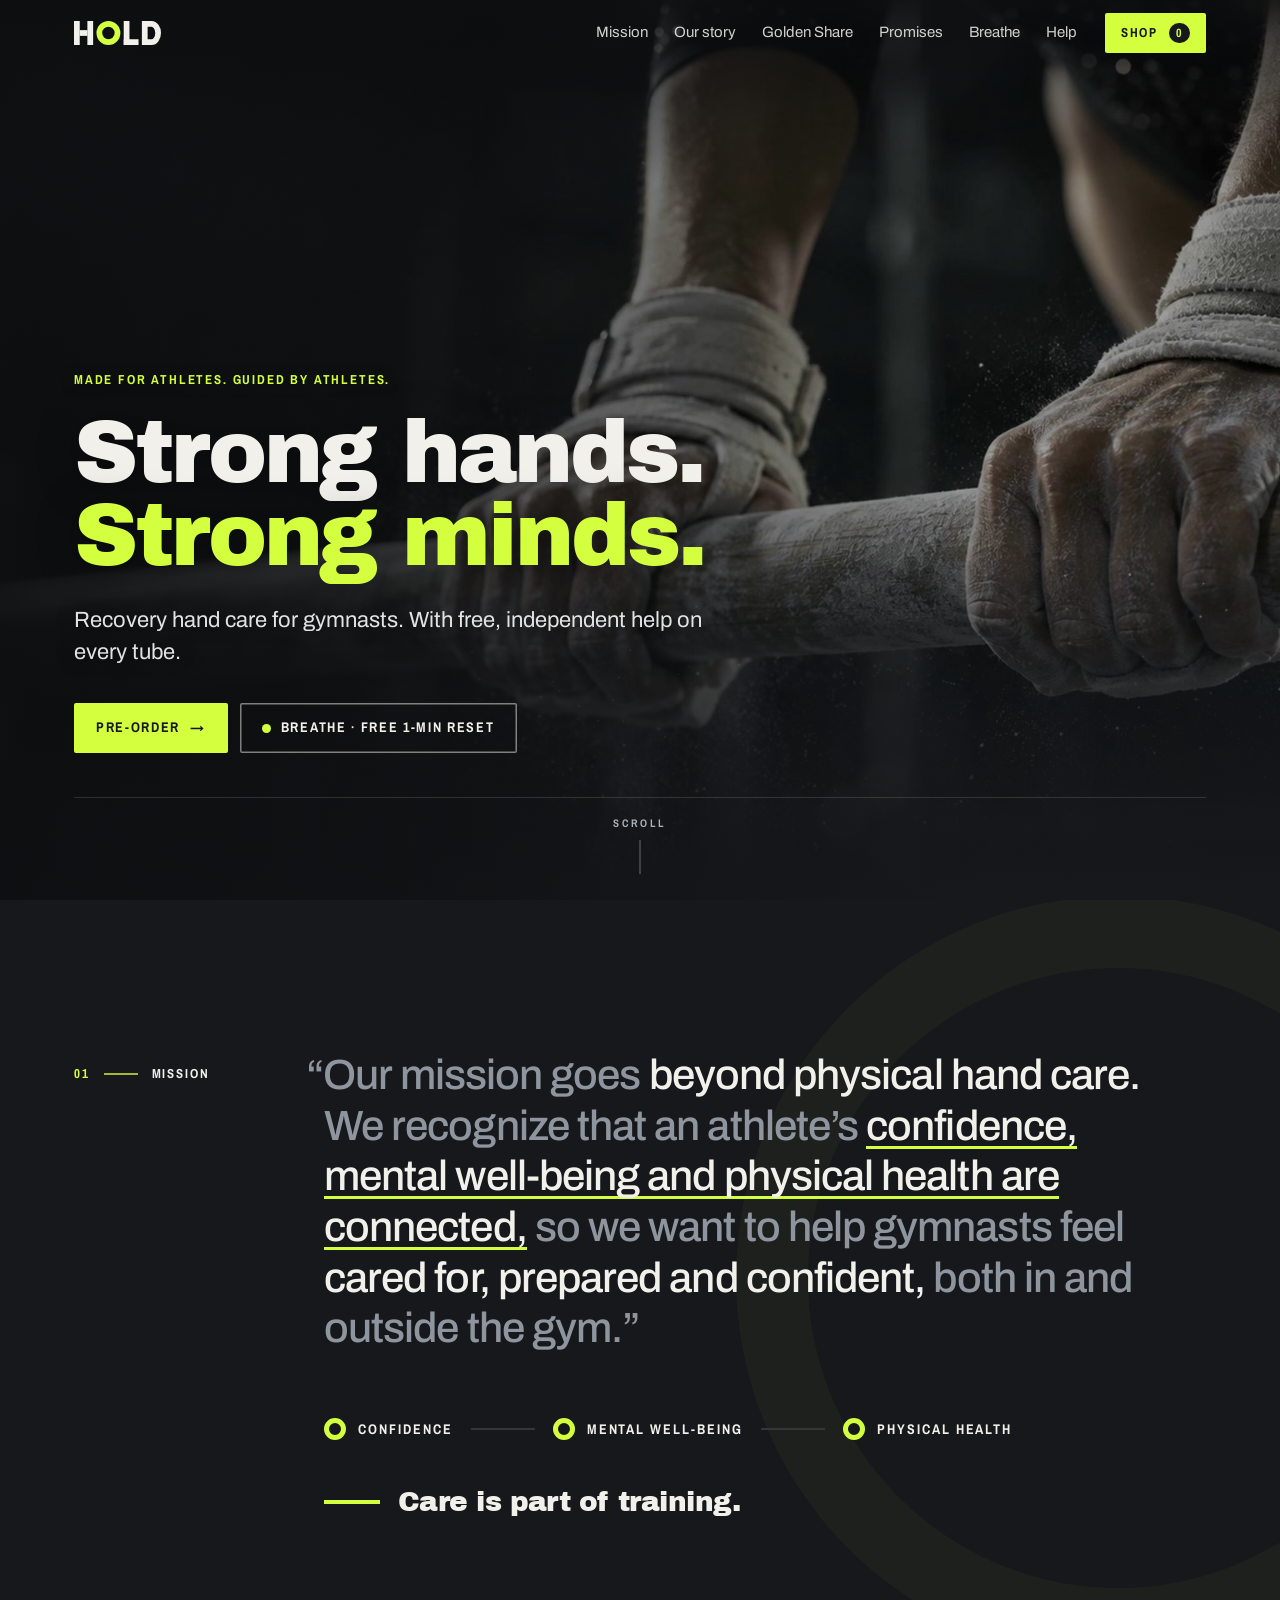
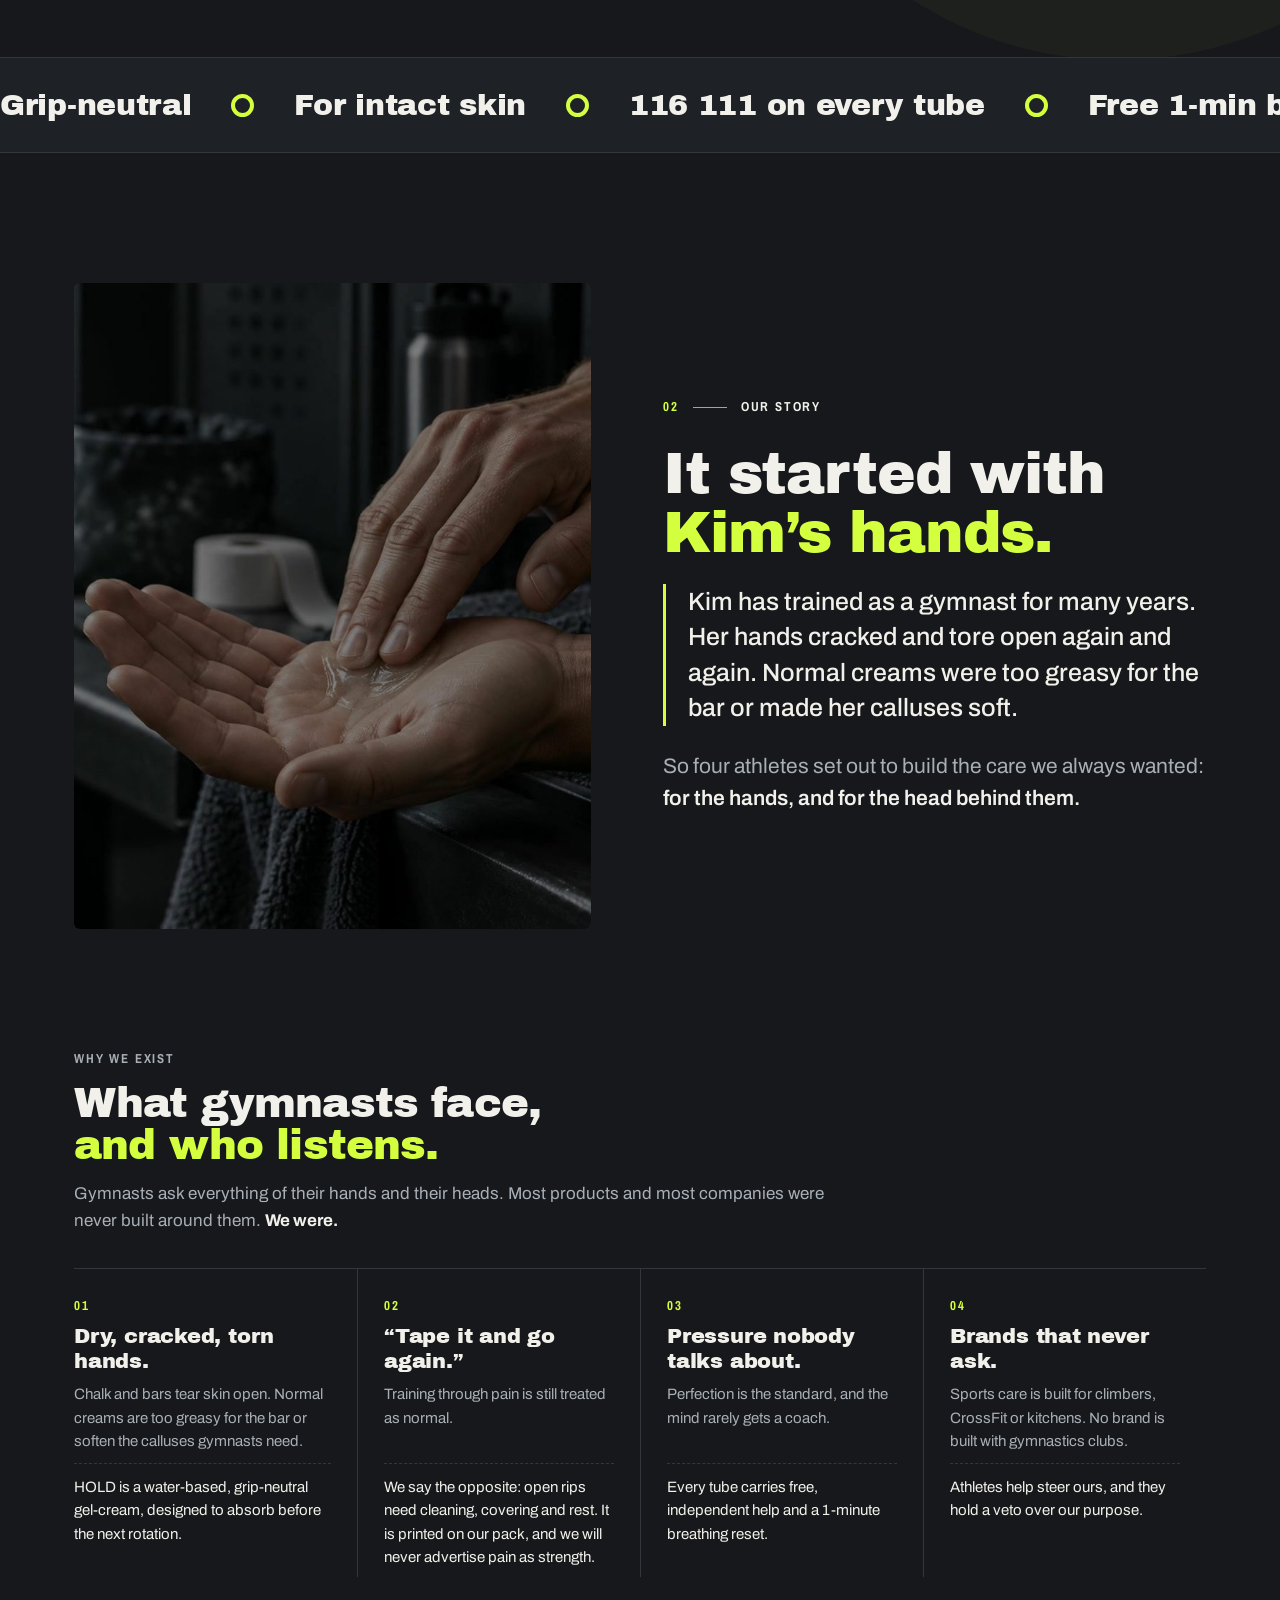
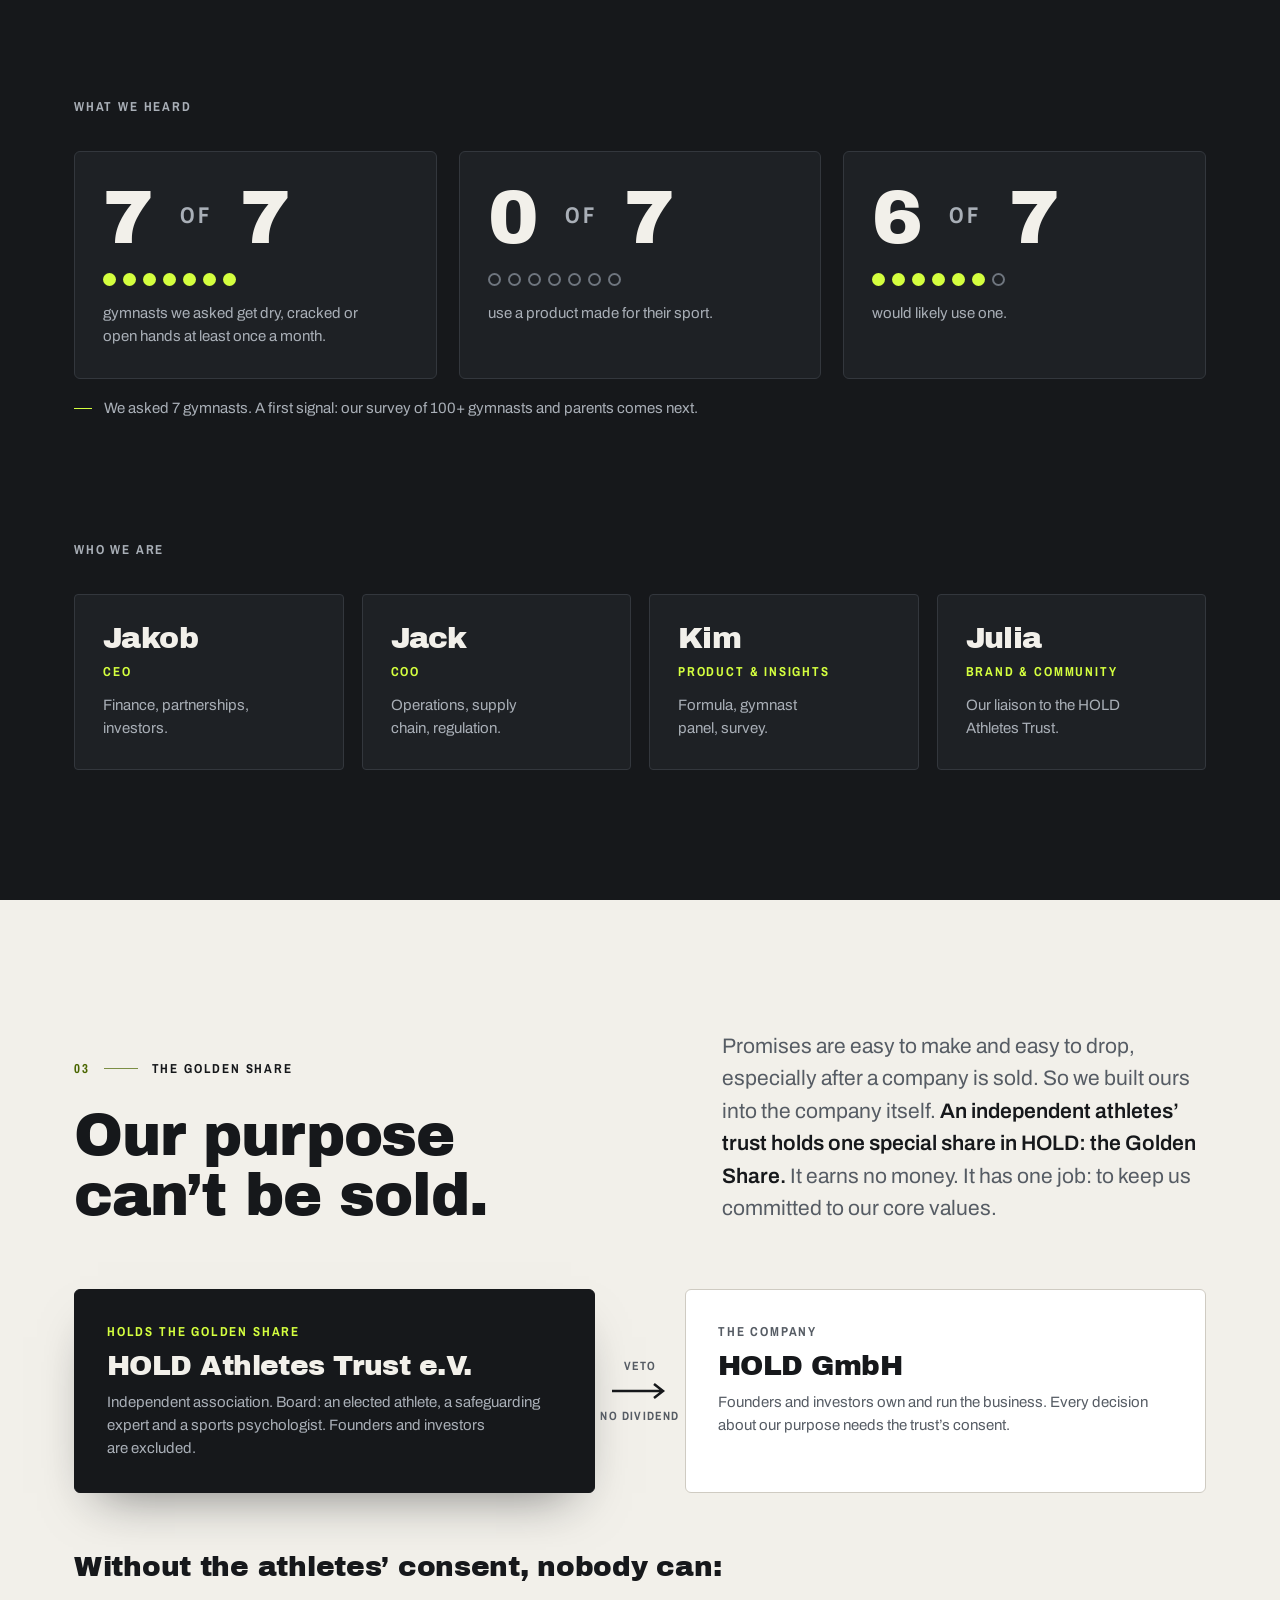
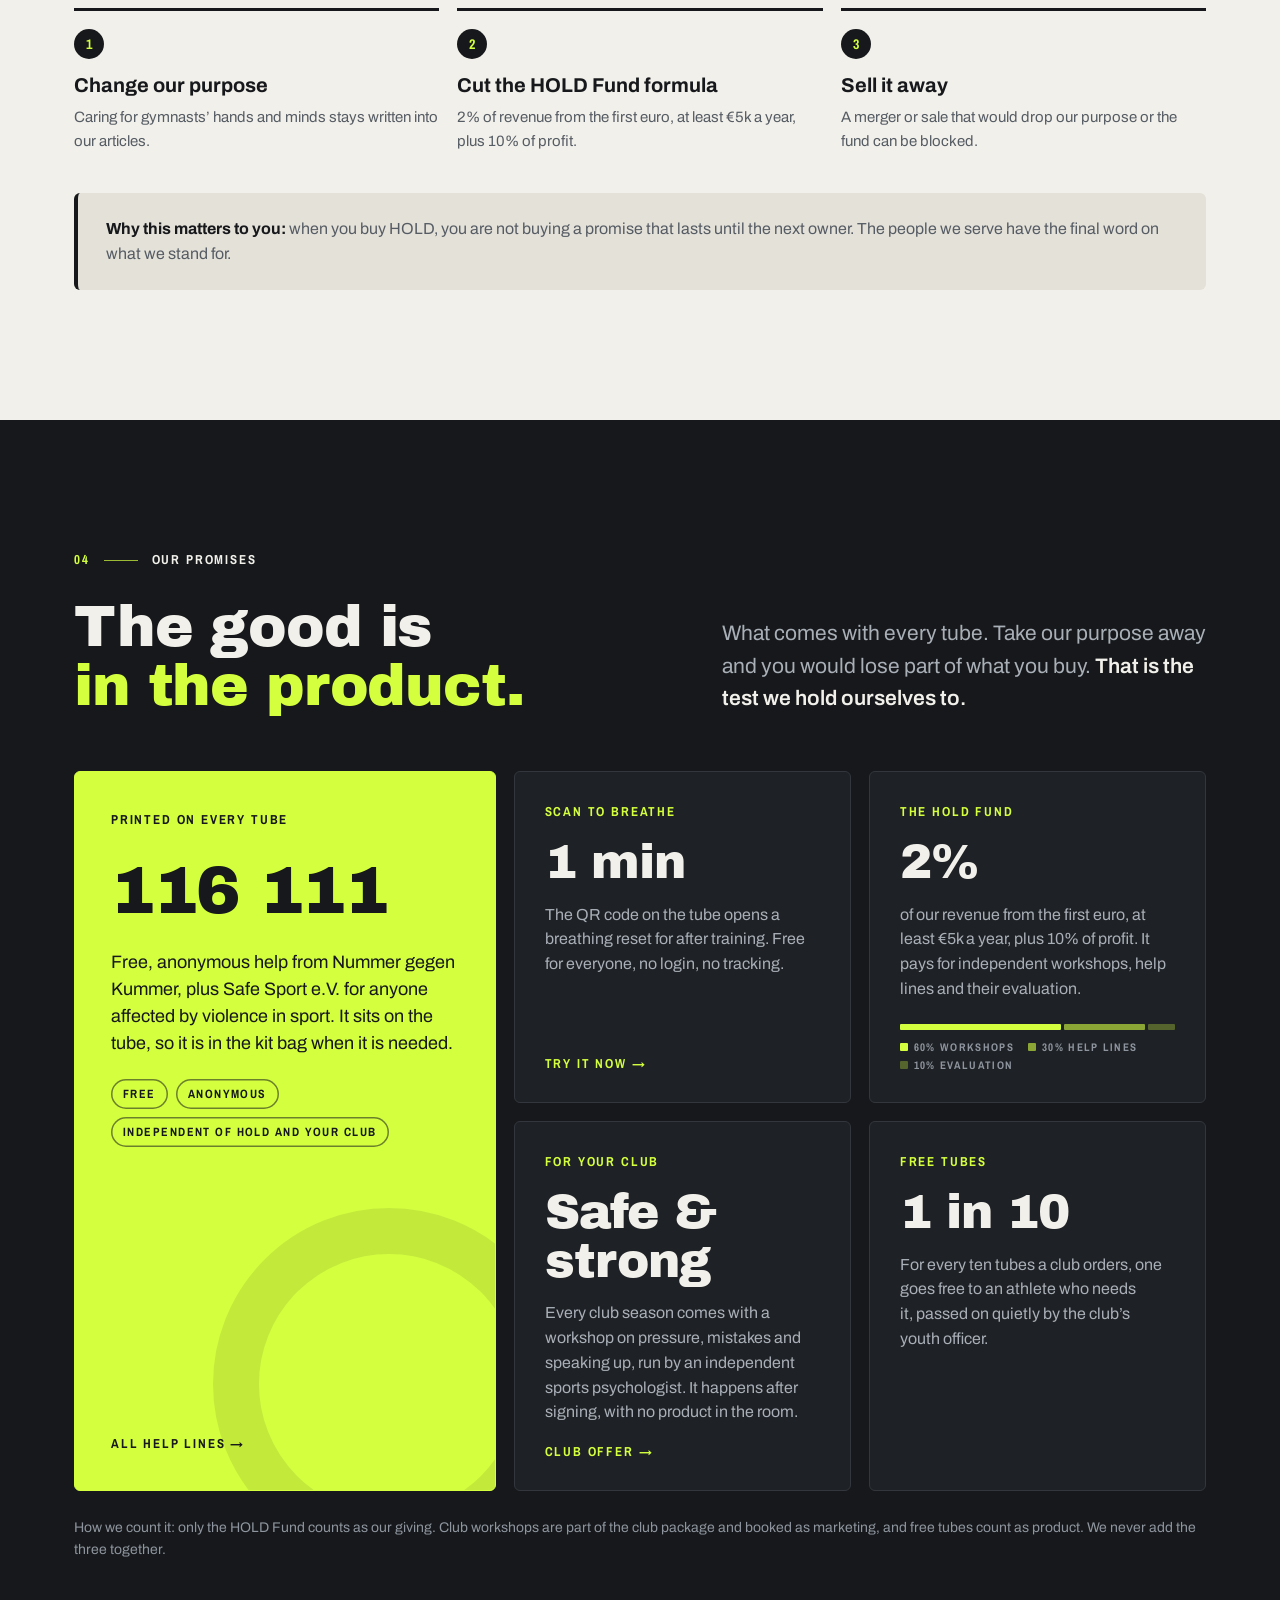
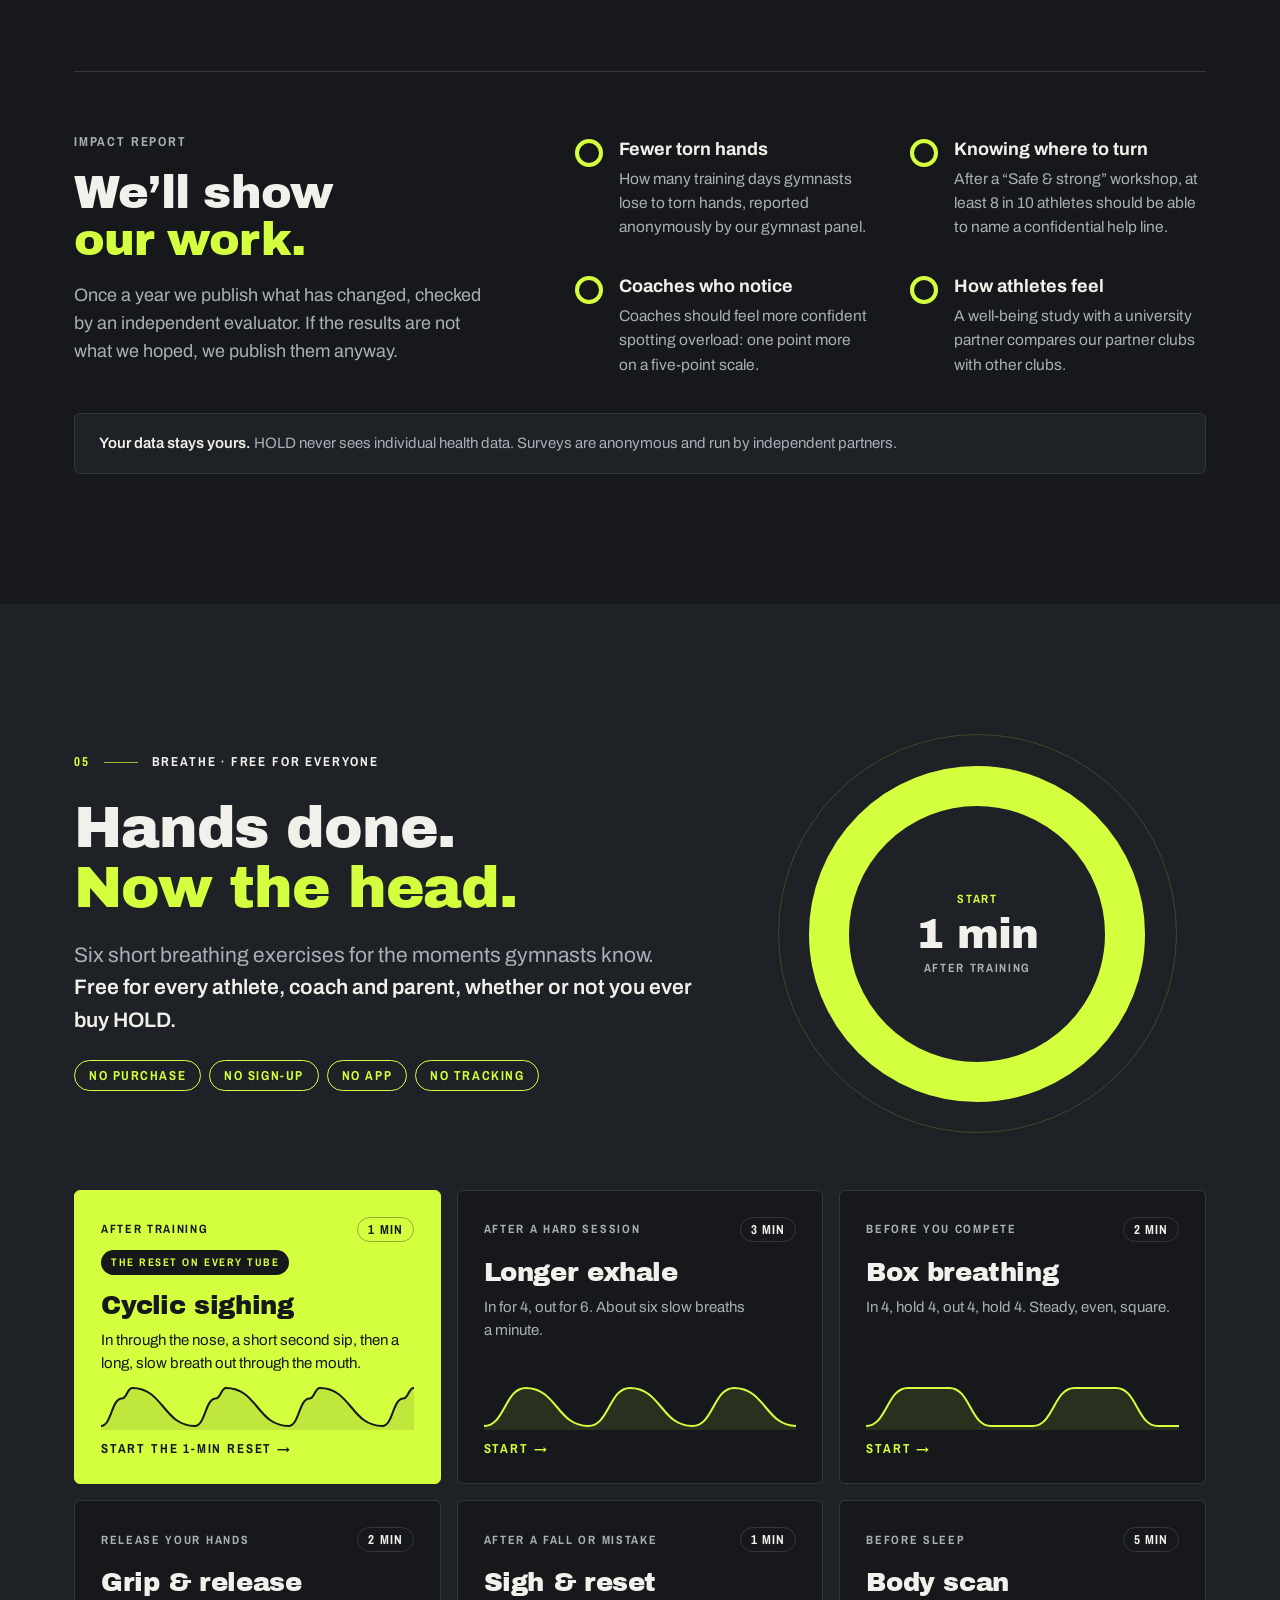
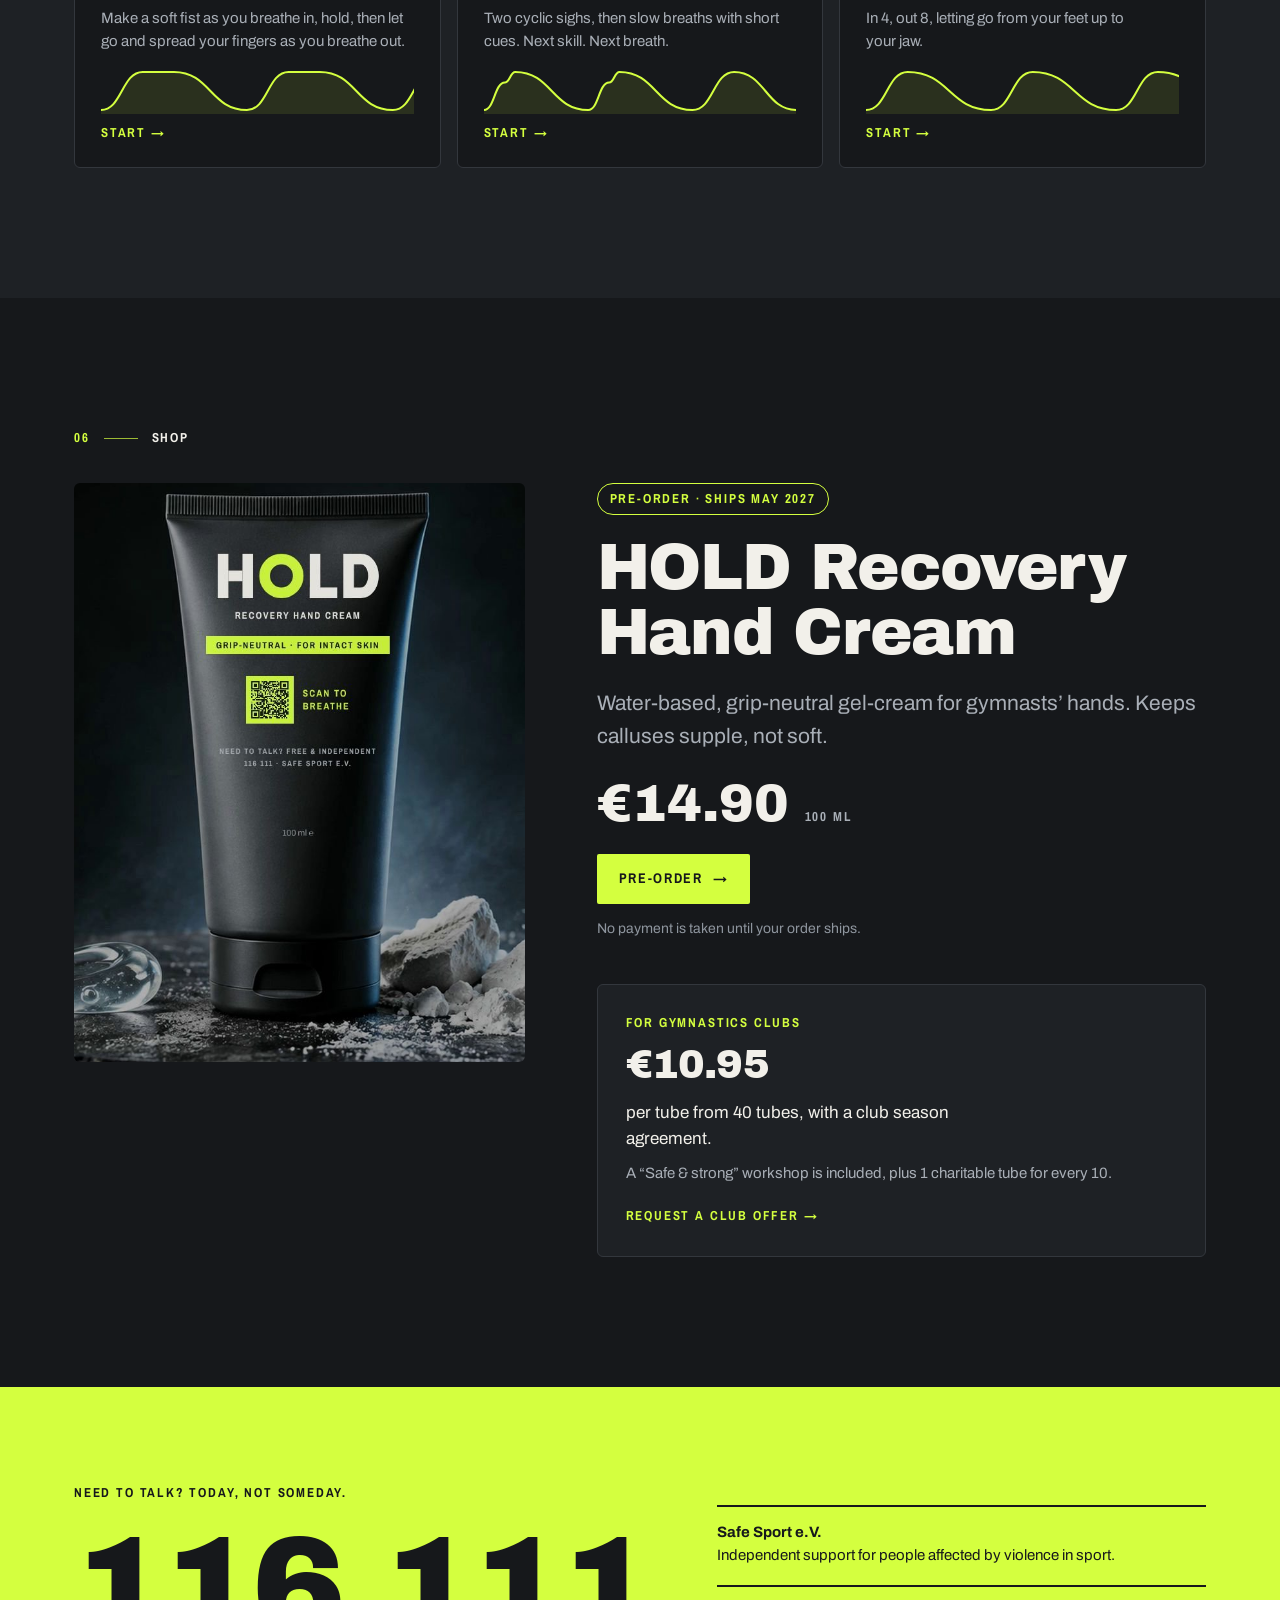
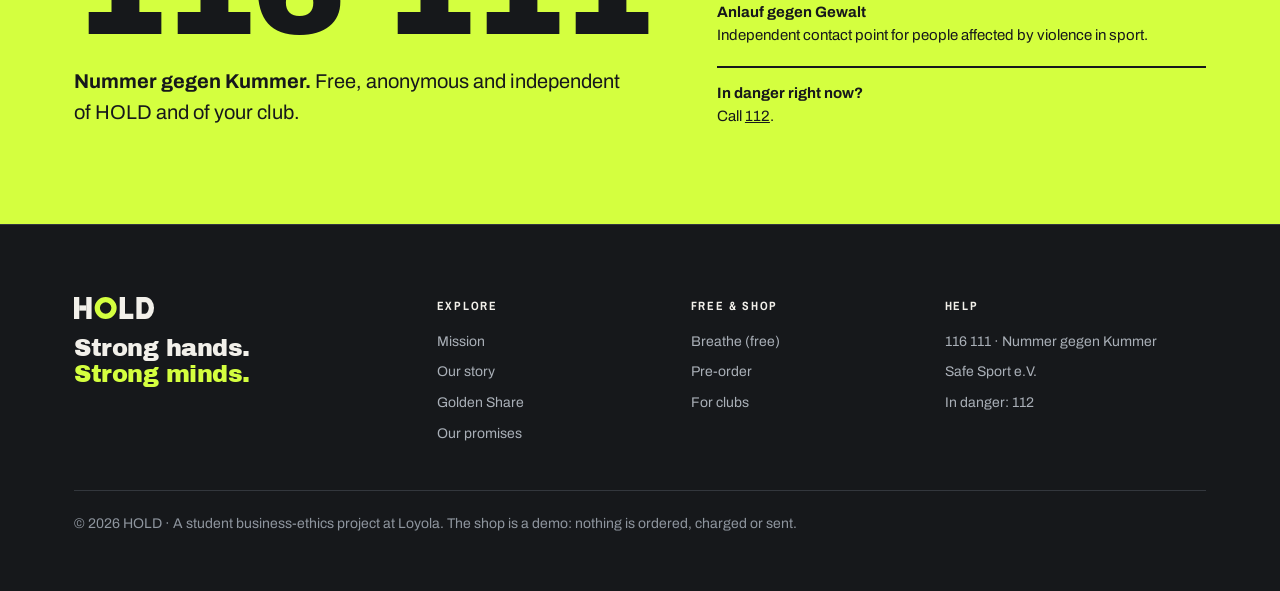
<file: index.html>
<!doctype html>
<html lang="en">
<head>
<meta charset="utf-8">
<meta name="viewport" content="width=device-width,initial-scale=1,viewport-fit=cover">
<title>HOLD – Strong hands. Strong minds.</title>
<meta name="description" content="Recovery hand care for gymnasts, with free, independent help on every tube. Our purpose is protected by an independent athletes’ trust.">
<meta name="theme-color" content="#16181B">
<link rel="icon" href="assets/logo.svg">
<meta property="og:title" content="HOLD – Strong hands. Strong minds.">
<meta property="og:description" content="Care is part of training. Hand care for gymnasts, guided by athletes.">
<meta property="og:image" content="https://jakobbrigola.github.io/hold-website/assets/hero-poster.jpg">
<link rel="preconnect" href="https://fonts.googleapis.com">
<link rel="preconnect" href="https://fonts.gstatic.com" crossorigin>
<link rel="stylesheet" href="https://fonts.googleapis.com/css2?family=Archivo+Black&amp;family=Archivo+Narrow:wght@600;700&amp;family=Archivo:wght@400;500;600;700&amp;display=swap">
<link rel="stylesheet" href="style.css">
<script>document.documentElement.classList.add('js');setTimeout(function(){if(!window.HOLD_SITE)document.documentElement.classList.remove('js')},3000)</script>
</head>
<body class="home">
<a class="skip" href="#mission">Skip to content</a>

<header class="nav over" id="top"><div class="wrap">
  <a class="logo" href="index.html" aria-label="HOLD home"><img src="assets/logo.svg" alt="HOLD" width="87" height="24"></a>
  <button class="menubtn" type="button" aria-expanded="false" aria-controls="menu"><span class="bars" aria-hidden="true"></span><span class="sr">Menu</span></button>
  <nav id="menu" aria-label="Main">
    <a href="#mission">Mission</a><a href="#story">Our story</a><a href="#golden-share">Golden Share</a><a href="#promises">Promises</a><a href="#breathe">Breathe</a><a href="#help">Help</a>
    <a class="menu-only" href="shop.html">Shop</a>
    <p class="menu-only menu-help">Need to talk? <a href="tel:116111">116 111</a> · free and anonymous</p>
  </nav>
  <a class="btn sm cartbtn" href="shop.html">Shop <span class="badge" data-count>0</span></a>
</div></header>

<main>
<!-- 0 · HERO -->
<section class="hero" aria-labelledby="hero-title">
  <div class="hero-media" aria-hidden="true">
    <video class="hero-video" id="herovid" muted autoplay loop playsinline preload="metadata"
      data-land-mp4="assets/hero.mp4" data-land-webm="assets/hero.webm" data-land-poster="assets/hero-poster.jpg"
      data-port-mp4="assets/hero-portrait.mp4" data-port-webm="assets/hero-portrait.webm" data-port-poster="assets/hero-portrait-poster.jpg"></video>
    <noscript><video class="hero-video" muted autoplay loop playsinline preload="metadata" poster="assets/hero-poster.jpg"><source src="assets/hero.mp4" type="video/mp4"><source src="assets/hero.webm" type="video/webm"></video></noscript>
  </div>
  <div class="hero-shade" aria-hidden="true"></div>
  <div class="wrap hero-in">
    <span class="n kicker l hero-k">Made for athletes. Guided by athletes.</span>
    <h1 class="h" id="hero-title"><span class="ln">Strong hands.</span><span class="ln lime">Strong minds.</span></h1>
    <p class="hero-sub">Recovery hand care for gymnasts. With free, independent help on every tube.</p>
    <div class="ctas">
      <a class="btn" href="shop.html">Pre-order <span class="arr" aria-hidden="true">→</span></a>
      <a class="btn ghost glass" href="breathe.html"><span class="pulse" aria-hidden="true"></span>Breathe · free 1-min reset</a>
    </div>
  </div>
  <div class="wrap hero-bar">
    <a class="scrollcue" href="#mission"><span class="n">Scroll</span><span class="line" aria-hidden="true"></span></a>
  </div>
</section>

<!-- 01 · MISSION -->
<section id="mission" class="msn">
  <div class="wrap">
    <div class="mgrid">
      <div class="mside rv"><span class="n kicker sec"><i>01</i>Mission</span></div>
      <div>
        <p class="statement rv">“Our mission goes <em>beyond physical hand care.</em> We recognize that an athlete’s <em class="key">confidence, mental well-being and physical health are connected,</em> so we want to help gymnasts feel <em>cared for, prepared and confident,</em> both in and outside the gym.”</p>
        <ul class="trio rv" aria-label="Three things that are connected">
          <li><span class="ring" aria-hidden="true"></span>Confidence</li>
          <li><span class="ring" aria-hidden="true"></span>Mental well-being</li>
          <li><span class="ring" aria-hidden="true"></span>Physical health</li>
        </ul>
        <p class="sig rv"><span class="rule" aria-hidden="true"></span><span class="h">Care is part of training.</span></p>
      </div>
    </div>
  </div>
</section>

<div class="marquee" aria-label="HOLD in short">
  <div class="mq-track">
    <ul class="mq-list">
      <li>Grip-neutral</li><li>For intact skin</li><li>116 111 on every tube</li><li>Free 1-min breathing reset</li><li>Purpose protected by an independent trust</li><li>Care claims, never cure claims</li>
    </ul>
    <ul class="mq-list" aria-hidden="true">
      <li>Grip-neutral</li><li>For intact skin</li><li>116 111 on every tube</li><li>Free 1-min breathing reset</li><li>Purpose protected by an independent trust</li><li>Care claims, never cure claims</li>
    </ul>
  </div>
</div>

<!-- 02 · OUR STORY -->
<section id="story" class="story">
  <div class="wrap">
    <div class="story-top">
      <figure class="ph rv"><img src="assets/care.jpg" alt="Hands applying HOLD after training" width="1600" height="900" loading="lazy" decoding="async"></figure>
      <div class="rv">
        <span class="n kicker sec"><i>02</i>Our story</span>
        <h2 class="h">It started with<br><span class="lime">Kim’s hands.</span></h2>
        <blockquote class="kim">Kim has trained as a gymnast for many years. Her hands cracked and tore open again and again. Normal creams were too greasy for the bar or made her calluses soft.</blockquote>
        <p class="lead">So four athletes set out to build the care we always wanted: <b>for the hands, and for the head behind them.</b></p>
      </div>
    </div>

    <div id="why" class="block">
      <div class="block-h rv">
        <span class="n kicker">Why we exist</span>
        <h3 class="h">What gymnasts face,<br><span class="lime">and who listens.</span></h3>
        <p class="muted">Gymnasts ask everything of their hands and their heads. Most products and most companies were never built around them. <b class="chalk">We were.</b></p>
      </div>
      <div class="face4">
        <article class="fc rv"><span class="fn">01</span><h4>Dry, cracked, torn hands.</h4><p>Chalk and bars tear skin open. Normal creams are too greasy for the bar or soften the calluses gymnasts need.</p><p class="ans">HOLD is a water-based, grip-neutral gel-cream, designed to absorb before the next rotation.</p></article>
        <article class="fc rv"><span class="fn">02</span><h4>“Tape it and go again.”</h4><p>Training through pain is still treated as normal.</p><p class="ans">We say the opposite: open rips need cleaning, covering and rest. It is printed on our pack, and we will never advertise pain as strength.</p></article>
        <article class="fc rv"><span class="fn">03</span><h4>Pressure nobody talks about.</h4><p>Perfection is the standard, and the mind rarely gets a coach.</p><p class="ans">Every tube carries free, independent help and a <span class="nw">1-minute</span> breathing reset.</p></article>
        <article class="fc rv"><span class="fn">04</span><h4>Brands that never ask.</h4><p>Sports care is built for climbers, CrossFit or kitchens. No brand is built with gymnastics clubs.</p><p class="ans">Athletes help steer ours, and they hold a veto over our purpose.</p></article>
      </div>
    </div>

    <div class="block survey">
      <div class="block-h rv"><span class="n kicker">What we heard</span></div>
      <div class="stats3">
        <div class="st rv"><div class="h">7 <small>of</small> 7</div><span class="dots" data-of="7" data-n="7" aria-hidden="true"></span><p>gymnasts we asked get dry, cracked or open hands at least once a month.</p></div>
        <div class="st rv"><div class="h">0 <small>of</small> 7</div><span class="dots" data-of="7" data-n="0" aria-hidden="true"></span><p>use a product made for their sport.</p></div>
        <div class="st rv"><div class="h">6 <small>of</small> 7</div><span class="dots" data-of="7" data-n="6" aria-hidden="true"></span><p>would likely use one.</p></div>
      </div>
      <p class="survey-note rv">We asked 7 gymnasts. A first signal: our survey of 100+ gymnasts and parents comes next.</p>
    </div>

    <div class="block">
      <div class="block-h rv"><span class="n kicker">Who we are</span></div>
      <div class="team4">
        <div class="card tm rv"><div class="h">Jakob</div><span class="n">CEO</span><p>Finance, partnerships, investors.</p></div>
        <div class="card tm rv"><div class="h">Jack</div><span class="n">COO</span><p>Operations, supply chain, regulation.</p></div>
        <div class="card tm rv"><div class="h">Kim</div><span class="n">Product &amp; insights</span><p>Formula, gymnast panel, survey.</p></div>
        <div class="card tm rv"><div class="h">Julia</div><span class="n">Brand &amp; community</span><p>Our liaison to the HOLD Athletes Trust.</p></div>
      </div>
    </div>
  </div>
</section>

<!-- 03 · GOLDEN SHARE -->
<section id="golden-share" class="paper gshare">
  <div class="wrap">
    <div class="gs-top">
      <div class="rv">
        <span class="n kicker sec l"><i>03</i>The Golden Share</span>
        <h2 class="h">Our purpose<br>can’t be sold.</h2>
      </div>
      <p class="lead rv">Promises are easy to make and easy to drop, especially after a company is sold. So we built ours into the company itself. <b>An independent athletes’ trust holds one special share in HOLD: the Golden Share.</b> It earns no money. It has one job: to keep us committed to our core values.</p>
    </div>
    <div class="gs rv">
      <div class="box t"><span class="n">Holds the Golden Share</span><div class="h">HOLD Athletes Trust e.V.</div><p>Independent association. Board: an elected athlete, a safeguarding expert and a sports psychologist. Founders and investors are excluded.</p></div>
      <div class="arrow" aria-hidden="true">VETO<svg viewBox="0 0 56 20"><path d="M0 10H50M42 3l9 7-9 7" fill="none" stroke="#16181B" stroke-width="2.5"/></svg>NO DIVIDEND</div>
      <div class="box"><span class="n">The company</span><div class="h">HOLD GmbH</div><p>Founders and investors own and run the business. Every decision about our purpose needs the trust’s consent.</p></div>
    </div>
    <h3 class="veto-h rv">Without the athletes’ consent, nobody can:</h3>
    <div class="veto">
      <div class="rv"><span class="vn">1</span><h3>Change our purpose</h3><p>Caring for gymnasts’ hands and minds stays written into our articles.</p></div>
      <div class="rv"><span class="vn">2</span><h3>Cut the HOLD Fund formula</h3><p>2% of revenue from the first euro, at least €5k a year, plus 10% of profit.</p></div>
      <div class="rv"><span class="vn">3</span><h3>Sell it away</h3><p>A merger or sale that would drop our purpose or the fund can be blocked.</p></div>
    </div>
    <p class="cant rv"><b>Why this matters to you:</b> when you buy HOLD, you are not buying a promise that lasts until the next owner. The people we serve have the final word on what we stand for.</p>
  </div>
</section>

<!-- 04 · OUR PROMISES -->
<section id="promises" class="prom">
  <div class="wrap">
    <div class="sec-head">
      <div class="rv">
        <span class="n kicker sec"><i>04</i>Our promises</span>
        <h2 class="h">The good is<br><span class="lime">in the product.</span></h2>
      </div>
      <p class="lead rv">What comes with every tube. Take our purpose away and you would lose part of what you buy. <b>That is the test we hold ourselves to.</b></p>
    </div>
    <div class="pgrid">
      <article class="card hl p-help rv">
        <span class="n">Printed on every tube</span>
        <div class="big">116 111</div>
        <p>Free, anonymous help from Nummer gegen Kummer, plus Safe Sport e.V. for anyone affected by violence in sport. It sits on the tube, so it is in the kit bag when it is needed.</p>
        <ul class="p-tags"><li>Free</li><li>Anonymous</li><li>Independent of HOLD and your club</li></ul>
        <a class="more" href="#help">All help lines <span aria-hidden="true">→</span></a>
      </article>
      <article class="card rv">
        <span class="n">Scan to breathe</span>
        <div class="big">1 min</div>
        <p>The QR code on the tube opens a breathing reset for after training. Free for everyone, no login, no tracking.</p>
        <a class="more" href="#breathe">Try it now <span aria-hidden="true">→</span></a>
      </article>
      <article class="card rv">
        <span class="n">The HOLD Fund</span>
        <div class="big">2%</div>
        <p>of our revenue from the first euro, at least €5k a year, plus 10% of profit. It pays for independent workshops, help lines and their evaluation.</p>
        <div class="split" aria-hidden="true"><i style="flex:60"></i><i style="flex:30"></i><i style="flex:10"></i></div>
        <ul class="split-l" aria-label="How the fund is split"><li>60% workshops</li><li>30% help lines</li><li>10% evaluation</li></ul>
      </article>
      <article class="card rv">
        <span class="n">For your club</span>
        <div class="big">Safe &amp; strong</div>
        <p>Every club season comes with a workshop on pressure, mistakes and speaking up, run by an independent sports psychologist. It happens after signing, with no product in the room.</p>
        <a class="more" href="shop.html#clubs">Club offer <span aria-hidden="true">→</span></a>
      </article>
      <article class="card rv">
        <span class="n">Free tubes</span>
        <div class="big">1 in 10</div>
        <p>For every ten tubes a club orders, one goes free to an athlete who needs it, passed on quietly by the club’s youth officer.</p>
      </article>
    </div>
    <p class="ledger rv">How we count it: only the HOLD Fund counts as our giving. Club workshops are part of the club package and booked as marketing, and free tubes count as product. We never add the three together.</p>

    <div id="impact" class="impact rv">
      <div class="impact-h">
        <span class="n kicker">Impact report</span>
        <h3 class="h">We’ll show<br><span class="lime">our work.</span></h3>
        <p>Once a year we publish what has changed, checked by an independent evaluator. If the results are not what we hoped, we publish them anyway.</p>
      </div>
      <ul class="track">
        <li><span class="t-ic" aria-hidden="true"></span><div><h4>Fewer torn hands</h4><p>How many training days gymnasts lose to torn hands, reported anonymously by our gymnast panel.</p></div></li>
        <li><span class="t-ic" aria-hidden="true"></span><div><h4>Knowing where to turn</h4><p>After a “Safe &amp; strong” workshop, at least 8 in 10 athletes should be able to name a confidential help line.</p></div></li>
        <li><span class="t-ic" aria-hidden="true"></span><div><h4>Coaches who notice</h4><p>Coaches should feel more confident spotting overload: one point more on a five-point scale.</p></div></li>
        <li><span class="t-ic" aria-hidden="true"></span><div><h4>How athletes feel</h4><p>A well-being study with a university partner compares our partner clubs with other clubs.</p></div></li>
      </ul>
      <p class="privacy"><b>Your data stays yours.</b> HOLD never sees individual health data. Surveys are anonymous and run by independent partners.</p>
    </div>
  </div>
</section>

<!-- 05 · BREATHE -->
<section id="breathe" class="breathe">
  <div class="wrap">
    <div class="br-top">
      <div class="rv">
        <span class="n kicker sec"><i>05</i>Breathe · free for everyone</span>
        <h2 class="h">Hands done.<br><span class="lime">Now the head.</span></h2>
        <p class="lead">Six short breathing exercises for the moments gymnasts know. <b>Free for every athlete, coach and parent, whether or not you ever buy HOLD.</b></p>
        <ul class="free" aria-label="What it costs you"><li>No purchase</li><li>No sign-up</li><li>No app</li><li>No tracking</li></ul>
      </div>
      <a class="orbwrap rv" href="breathe.html?x=reset" aria-label="Start the 1-minute after-training reset"><span class="orb" aria-hidden="true"></span><span class="orb-t"><span class="n">Start</span><b class="h">1 min</b><span class="n dim">After training</span></span></a>
    </div>

    <p class="swipe n" aria-hidden="true">Swipe for all six</p>
    <div class="ex6">
      <a class="ex feat rv" href="breathe.html?x=reset" data-wave="i2 i1 o6">
        <span class="ex-top"><span class="n">After training</span><span class="ex-len">1 min</span></span>
        <span class="tag n">The reset on every tube</span>
        <b class="ex-t">Cyclic sighing</b>
        <span class="ex-d">In through the nose, a short second sip, then a long, slow breath out through the mouth.</span>
        <span class="ex-w"></span>
        <span class="ex-go">Start the 1-min reset <span aria-hidden="true">→</span></span>
      </a>
      <a class="ex rv" href="breathe.html?x=calm" data-wave="i4 o6">
        <span class="ex-top"><span class="n">After a hard session</span><span class="ex-len">3 min</span></span>
        <b class="ex-t">Longer exhale</b>
        <span class="ex-d">In for 4, out for 6. About six slow breaths a minute.</span>
        <span class="ex-w"></span><span class="ex-go">Start <span aria-hidden="true">→</span></span>
      </a>
      <a class="ex rv" href="breathe.html?x=focus" data-wave="i4 h4 o4 h4">
        <span class="ex-top"><span class="n">Before you compete</span><span class="ex-len">2 min</span></span>
        <b class="ex-t">Box breathing</b>
        <span class="ex-d">In 4, hold 4, out 4, hold 4. Steady, even, square.</span>
        <span class="ex-w"></span><span class="ex-go">Start <span aria-hidden="true">→</span></span>
      </a>
      <a class="ex rv" href="breathe.html?x=hands" data-wave="i4 h3 o7">
        <span class="ex-top"><span class="n">Release your hands</span><span class="ex-len">2 min</span></span>
        <b class="ex-t">Grip &amp; release</b>
        <span class="ex-d">Make a soft fist as you breathe in, hold, then let go and spread your fingers as you breathe out.</span>
        <span class="ex-w"></span><span class="ex-go">Start <span aria-hidden="true">→</span></span>
      </a>
      <a class="ex rv" href="breathe.html?x=mistake" data-wave="i2 i1 o7 i2 i1 o7 i4 o6">
        <span class="ex-top"><span class="n">After a fall or mistake</span><span class="ex-len">1 min</span></span>
        <b class="ex-t">Sigh &amp; reset</b>
        <span class="ex-d">Two cyclic sighs, then slow breaths with short cues. Next skill. Next breath.</span>
        <span class="ex-w"></span><span class="ex-go">Start <span aria-hidden="true">→</span></span>
      </a>
      <a class="ex rv" href="breathe.html?x=sleep" data-wave="i4 o8">
        <span class="ex-top"><span class="n">Before sleep</span><span class="ex-len">5 min</span></span>
        <b class="ex-t">Body scan</b>
        <span class="ex-d">In 4, out 8, letting go from your feet up to your jaw.</span>
        <span class="ex-w"></span><span class="ex-go">Start <span aria-hidden="true">→</span></span>
      </a>
    </div>
  </div>
</section>

<!-- 06 · SHOP -->
<section id="shop" class="shop">
  <div class="wrap">
    <span class="n kicker sec rv"><i>06</i>Shop</span>
    <div class="shop-grid">
      <figure class="tube rv"><img src="assets/tube-photo.jpg" alt="HOLD Recovery Hand Cream, 100 ml tube, on stone with chalk" width="700" height="1080" loading="lazy" decoding="async"></figure>
      <div class="shop-txt">
        <div class="rv">
          <span class="pill n">Pre-order · ships May 2027</span>
          <h2 class="h">HOLD Recovery<br>Hand Cream</h2>
          <p class="lead">Water-based, grip-neutral gel-cream for gymnasts’ hands. Keeps calluses supple, not soft.</p>
          <div class="pricerow"><span class="price">€14.90</span><span class="n muted">100 ml</span></div>
          <div class="ctas"><a class="btn" href="shop.html">Pre-order <span class="arr" aria-hidden="true">→</span></a></div>
          <p class="fine">No payment is taken until your order ships.</p>
        </div>
        <a class="clubcard rv" href="shop.html#clubs">
          <span class="n kicker l">For gymnastics clubs</span>
          <span class="cc-row"><b class="h">€10.95</b><span>per tube from 40 tubes, with a club season agreement.</span></span>
          <span class="cc-d">A “Safe &amp; strong” workshop is included, plus 1 charitable tube for every 10.</span>
          <span class="ex-go">Request a club offer <span aria-hidden="true">→</span></span>
        </a>
      </div>
    </div>
  </div>
</section>

<!-- HELP -->
<section id="help" class="help">
  <div class="wrap help-grid">
    <div>
      <span class="n kicker">Need to talk? Today, not someday.</span>
      <a class="num" href="tel:116111">116 111</a>
      <p class="help-l"><b>Nummer gegen Kummer.</b> Free, anonymous and independent of HOLD and of your club.</p>
    </div>
    <div class="more">
      <div><b>Safe Sport e.V.</b><br>Independent support for people affected by violence in sport.</div>
      <div><b>Anlauf gegen Gewalt</b><br>Independent contact point for people affected by violence in sport.</div>
      <div><b>In danger right now?</b><br>Call <a href="tel:112">112</a>.</div>
    </div>
  </div>
</section>
</main>

<footer class="foot"><div class="wrap">
  <div class="f-brand"><img src="assets/logo.svg" alt="HOLD" width="80" height="22"><p class="h">Strong hands.<br><span class="lime">Strong minds.</span></p></div>
  <nav class="f-col" aria-label="Footer"><span class="n">Explore</span><a href="#mission">Mission</a><a href="#story">Our story</a><a href="#golden-share">Golden Share</a><a href="#promises">Our promises</a></nav>
  <div class="f-col"><span class="n">Free &amp; shop</span><a href="breathe.html">Breathe (free)</a><a href="shop.html">Pre-order</a><a href="shop.html#clubs">For clubs</a></div>
  <div class="f-col"><span class="n">Help</span><a href="tel:116111">116 111 · Nummer gegen Kummer</a><span>Safe Sport e.V.</span><a href="tel:112">In danger: 112</a></div>
  <p class="f-fine">© 2026 HOLD · A student business-ethics project at Loyola. The shop is a demo: nothing is ordered, charged or sent.</p>
</div></footer>

<script src="app.js"></script>
<script src="site.js"></script>
</body>
</html>
</file>
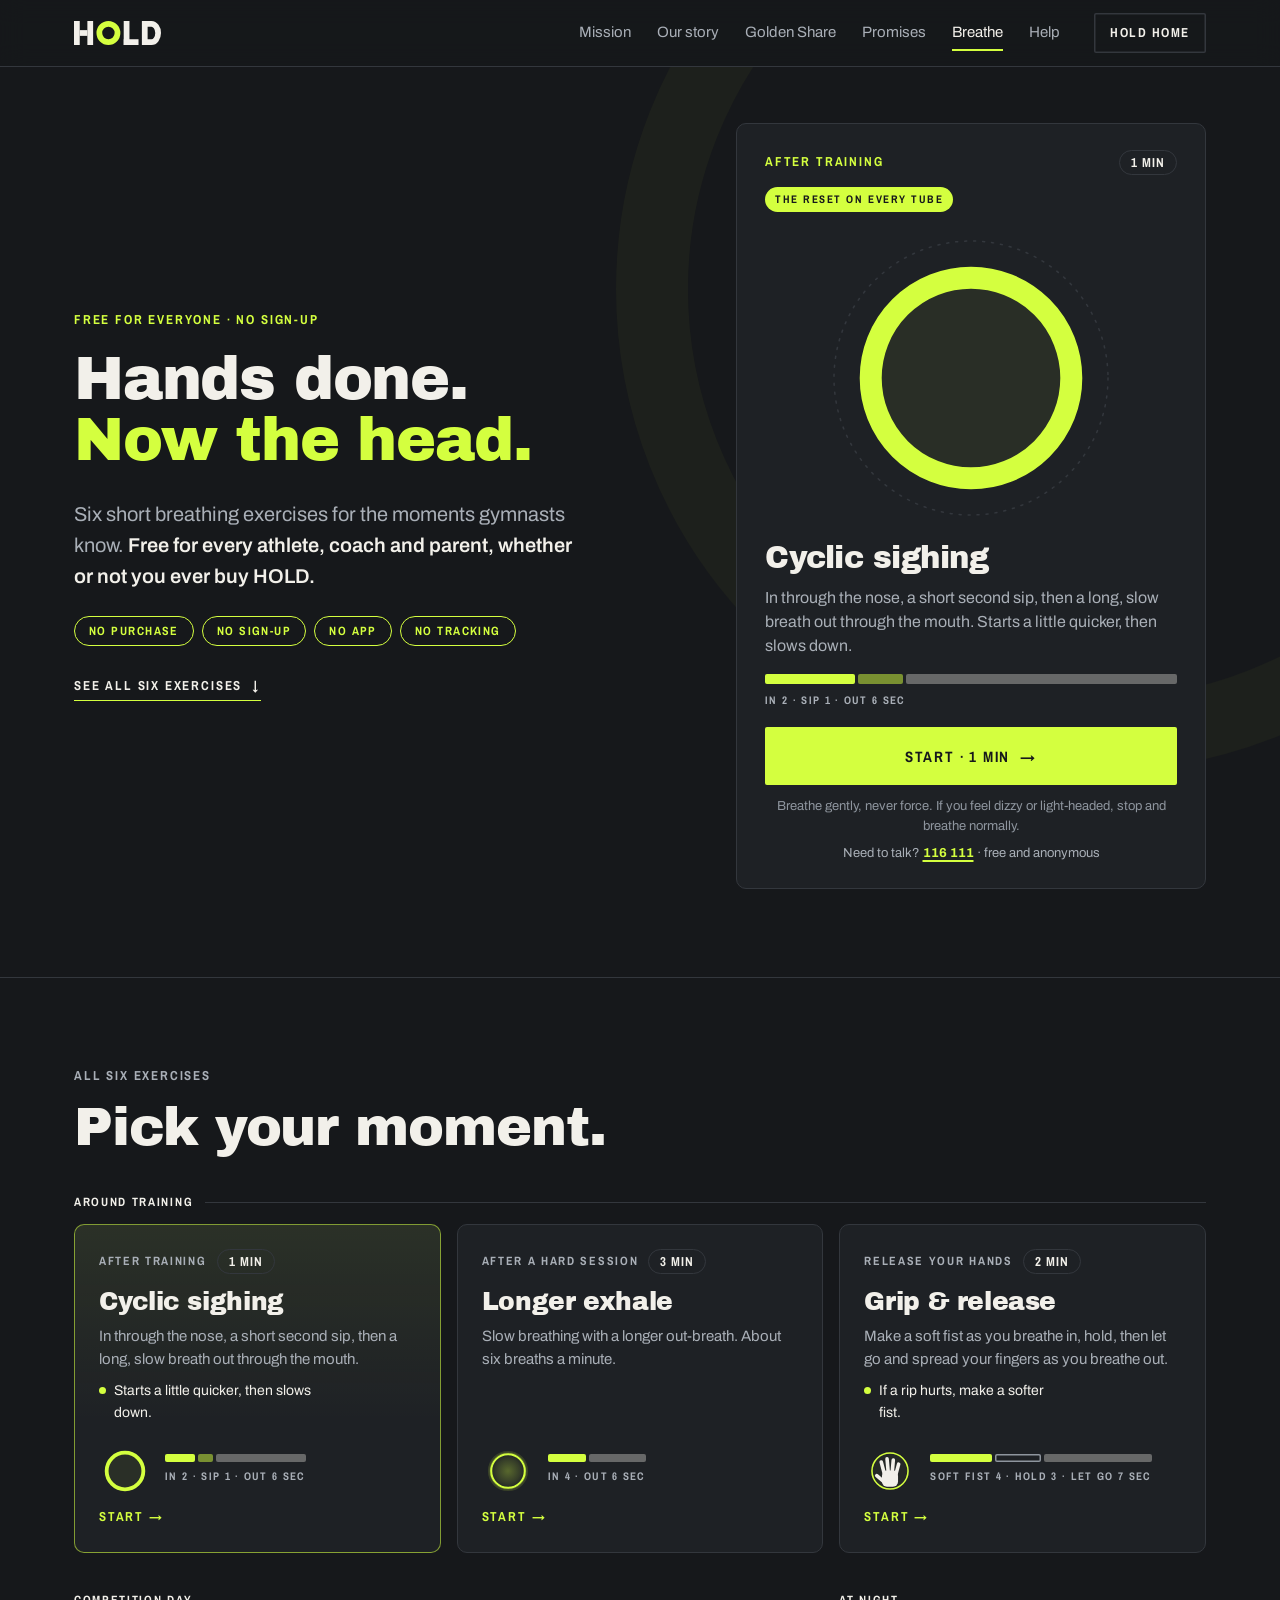
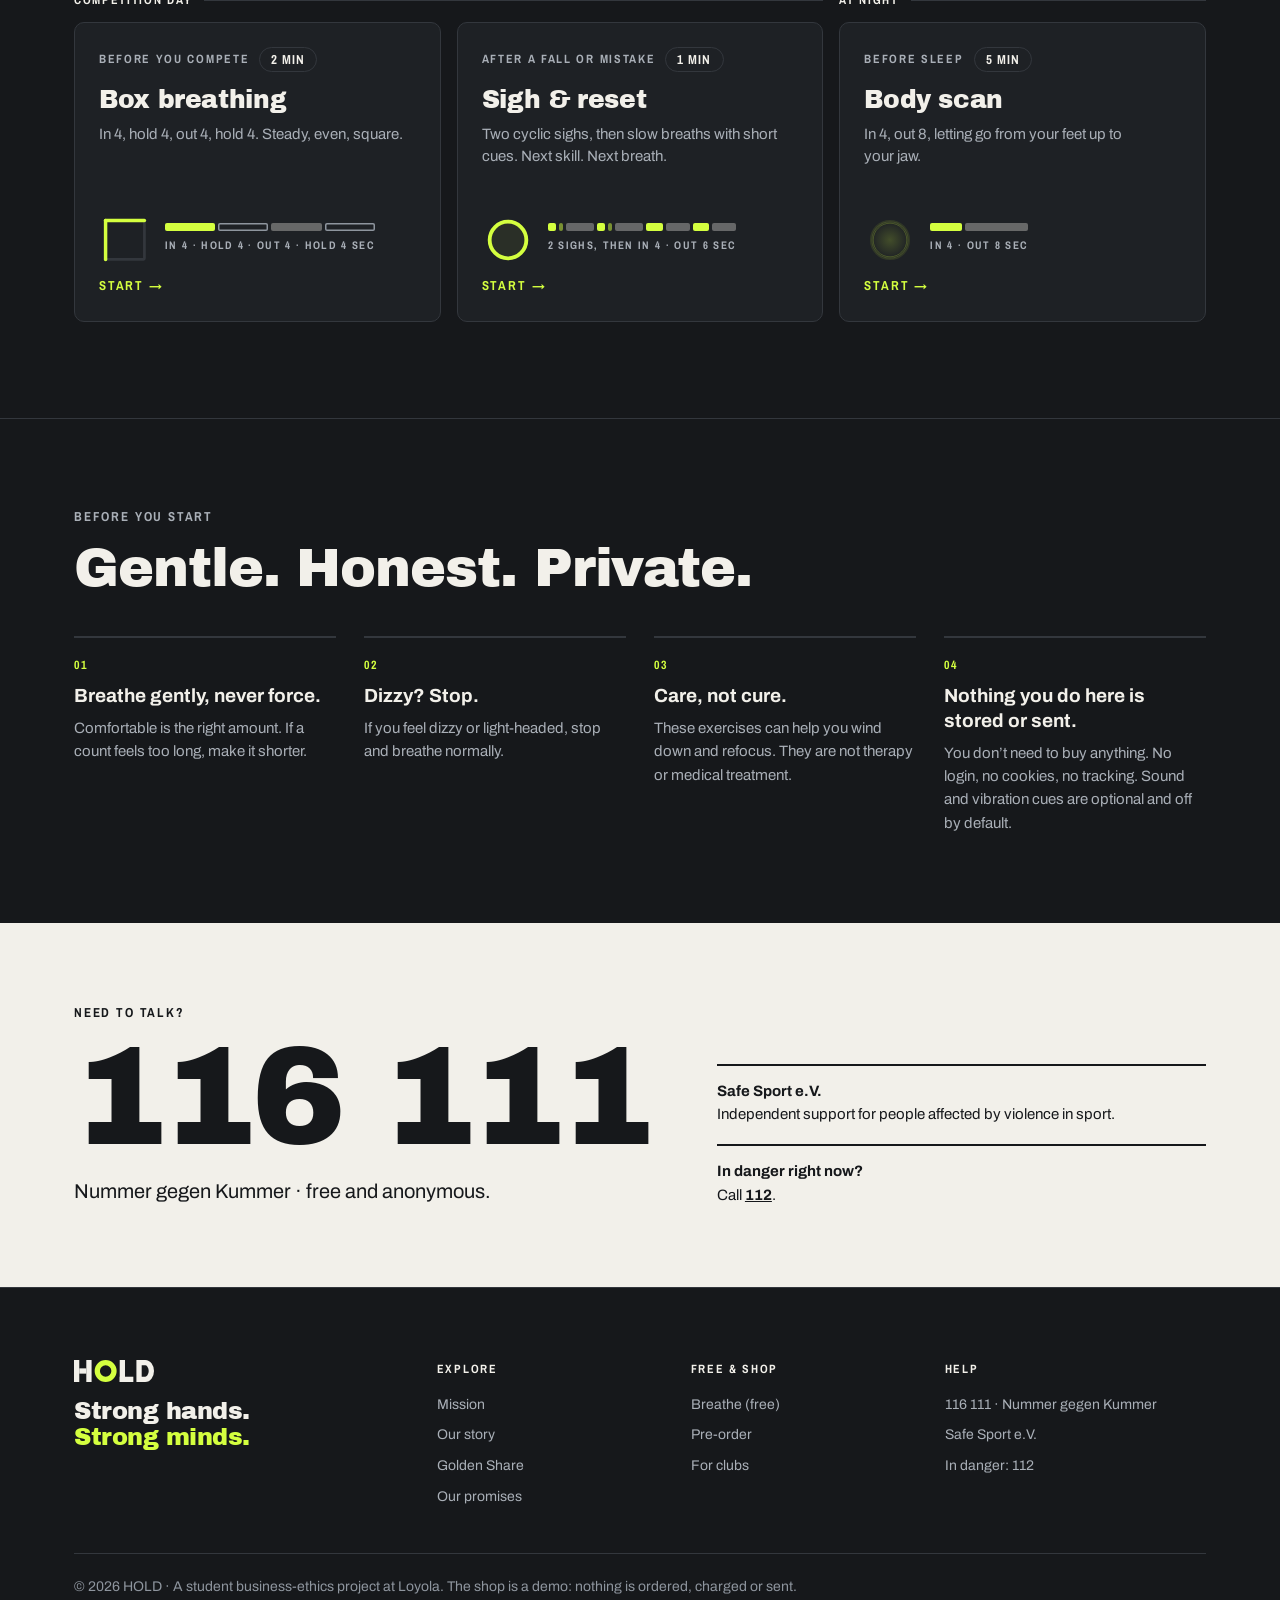
<file: breathe.html>
<!doctype html>
<html lang="en">
<head>
<meta charset="utf-8">
<meta name="viewport" content="width=device-width,initial-scale=1,viewport-fit=cover">
<title>Breathe – HOLD</title>
<meta name="description" content="Six short, free breathing exercises for gymnasts: after training, before you compete, after a mistake, for tight hands and before sleep. No sign-up, no tracking.">
<meta name="theme-color" content="#16181B">
<link rel="icon" href="assets/logo.svg">
<link rel="preconnect" href="https://fonts.googleapis.com">
<link rel="preconnect" href="https://fonts.gstatic.com" crossorigin>
<link rel="stylesheet" href="https://fonts.googleapis.com/css2?family=Archivo+Black&amp;family=Archivo+Narrow:wght@600;700&amp;family=Archivo:wght@400;500;600;700&amp;display=swap">
<link rel="stylesheet" href="style.css">
<link rel="stylesheet" href="breathe.css">
</head>
<body class="bpage">
<a class="skip" href="#main">Skip to content</a>
<header class="nav"><div class="wrap">
  <a class="logo" href="index.html" aria-label="HOLD home"><img src="assets/logo.svg" alt="HOLD" width="87" height="24"></a>
  <button class="menubtn" type="button" aria-expanded="false" aria-controls="menu"><span class="bars" aria-hidden="true"></span><span class="sr">Menu</span></button>
  <nav id="menu" aria-label="Main">
    <a href="index.html#mission">Mission</a><a href="index.html#story">Our story</a><a href="index.html#golden-share">Golden Share</a><a href="index.html#promises">Promises</a><a href="breathe.html" class="on" aria-current="page">Breathe</a><a href="#help">Help</a>
    <a class="menu-only" href="shop.html">Shop</a>
    <p class="menu-only menu-help">Need to talk? <a href="tel:116111">116 111</a> · free and anonymous</p>
  </nav>
  <a class="btn sm ghost b-home" href="index.html">HOLD home</a>
</div></header>

<main id="main">
  <!-- featured: the exercise that is ready to start (default: the 1-min reset from the QR code) -->
  <section class="b-hero">
    <div class="wrap b-hero-in">
      <div class="b-intro">
        <span class="n kicker l">Free for everyone · no sign-up</span>
        <h1 class="h"><span>Hands done.</span> <span class="lime">Now the head.</span></h1>
      </div>
      <article class="b-feat" id="feat" aria-labelledby="featName">
        <div class="b-feat-top"><span class="n" id="featMoment">After training</span><span class="b-len" id="featLen">1 min</span></div>
        <span class="b-tag n" id="featTag">The reset on every tube</span>
        <button class="b-prev" id="featPrev" type="button" aria-label="Start the exercise"><span class="b-prev-svg" aria-hidden="true"></span></button>
        <h2 class="b-feat-name" id="featName">Cyclic sighing</h2>
        <p class="b-feat-line" id="featLine">In through the nose, a short second sip, then a long, slow breath out through the mouth.</p>
        <div class="b-pat lg" id="featPat" aria-hidden="true"></div>
        <p class="b-legend n" id="featLegend"></p>
        <button class="btn b-start" id="featStart" type="button"><span id="featStartT">Start · 1 min</span><span class="arr" aria-hidden="true">→</span></button>
        <p class="b-safe">Breathe gently, never force. If you feel dizzy or <span class="nw">light-headed</span>, stop and breathe normally.</p>
        <p class="b-safe b-talk">Need to talk? <a href="tel:116111">116 111</a> · free and anonymous</p>
      </article>
      <div class="b-more">
        <p class="b-lead">Six short breathing exercises for the moments gymnasts know. <b>Free for every athlete, coach and parent, whether or not you ever buy HOLD.</b></p>
        <ul class="b-free" aria-label="What it costs you"><li>No purchase</li><li>No sign-up</li><li>No app</li><li>No tracking</li></ul>
        <a class="b-all n" href="#all">See all six exercises <span aria-hidden="true">↓</span></a>
      </div>
    </div>
  </section>

  <!-- library -->
  <section class="b-lib" id="all" aria-labelledby="libH">
    <div class="wrap">
      <div class="b-sec-head">
        <span class="n kicker">All six exercises</span>
        <h2 class="h" id="libH">Pick your moment.</h2>
      </div>
      <div class="b-groups" id="groups"></div>
      <noscript><p class="muted">The guided exercises need JavaScript. You can still breathe along: in through the nose for 4, out for 6, for one minute.</p></noscript>
    </div>
  </section>

  <!-- safety + privacy -->
  <section class="b-notes" aria-labelledby="notesH">
    <div class="wrap">
      <div class="b-sec-head">
        <span class="n kicker">Before you start</span>
        <h2 class="h" id="notesH">Gentle. Honest. Private.</h2>
      </div>
      <div class="b-note4">
        <div class="b-note"><span class="n">01</span><b>Breathe gently, never force.</b><p>Comfortable is the right amount. If a count feels too long, make it shorter.</p></div>
        <div class="b-note"><span class="n">02</span><b>Dizzy? Stop.</b><p>If you feel dizzy or <span class="nw">light-headed</span>, stop and breathe normally.</p></div>
        <div class="b-note"><span class="n">03</span><b>Care, not cure.</b><p>These exercises can help you wind down and refocus. They are not therapy or medical treatment.</p></div>
        <div class="b-note"><span class="n">04</span><b>Nothing you do here is stored or sent.</b><p>You don’t need to buy anything. No login, no cookies, no tracking. Sound and vibration cues are optional and off by default.</p></div>
      </div>
    </div>
  </section>

  <!-- help -->
  <section class="b-help" id="help" aria-labelledby="helpH">
    <div class="wrap b-help-in">
      <div>
        <span class="n kicker" id="helpH">Need to talk?</span>
        <a class="b-num h" href="tel:116111">116 111</a>
        <p class="b-help-l">Nummer gegen Kummer · free and anonymous.</p>
      </div>
      <div class="b-help-more">
        <div><b>Safe Sport e.V.</b><br>Independent support for people affected by violence in sport.</div>
        <div><b>In danger right now?</b><br>Call <a href="tel:112">112</a>.</div>
      </div>
    </div>
  </section>
</main>

<footer class="foot"><div class="wrap">
  <div class="f-brand"><img src="assets/logo.svg" alt="HOLD" width="80" height="22"><p class="h">Strong hands.<br><span class="lime">Strong minds.</span></p></div>
  <nav class="f-col" aria-label="Footer"><span class="n">Explore</span><a href="index.html#mission">Mission</a><a href="index.html#story">Our story</a><a href="index.html#golden-share">Golden Share</a><a href="index.html#promises">Our promises</a></nav>
  <div class="f-col"><span class="n">Free &amp; shop</span><a href="breathe.html">Breathe (free)</a><a href="shop.html">Pre-order</a><a href="shop.html#clubs">For clubs</a></div>
  <div class="f-col"><span class="n">Help</span><a href="tel:116111">116 111 · Nummer gegen Kummer</a><span>Safe Sport e.V.</span><a href="tel:112">In danger: 112</a></div>
  <p class="f-fine">© 2026 HOLD · A student business-ethics project at Loyola. The shop is a demo: nothing is ordered, charged or sent.</p>
</div></footer>

<!-- session player: takes over the screen while you breathe -->
<div class="bp" id="player" role="dialog" aria-modal="true" aria-labelledby="bpName" hidden>
  <div class="bp-glow" aria-hidden="true"></div>
  <div class="bp-top">
    <div class="bp-title"><span class="n" id="bpMoment">After training</span><b id="bpName">Cyclic sighing</b></div>
    <button class="bp-tog" id="bpSound" type="button" aria-pressed="false" title="Soft sound cues">
      <svg viewBox="0 0 24 24" aria-hidden="true"><path class="i-spk" d="M4 9h3l5-4v14l-5-4H4z"/><path class="i-on" d="M15.5 8.5a5 5 0 0 1 0 7M18 6a8.5 8.5 0 0 1 0 12"/><path class="i-off" d="M16 9l6 6M22 9l-6 6"/></svg>
      <span class="bp-tog-t">Sound <i>off</i></span>
    </button>
    <button class="bp-tog" id="bpVibe" type="button" aria-pressed="false" title="Vibration cues" hidden>
      <svg viewBox="0 0 24 24" aria-hidden="true"><rect x="7.5" y="3.5" width="9" height="17" rx="2"/><path class="i-on" d="M4 8v8M20 8v8"/><path class="i-off" d="M3 21L21 3"/></svg>
      <span class="bp-tog-t">Vibrate <i>off</i></span>
    </button>
  </div>
  <div class="bp-prog" aria-hidden="true"><i id="bpBar"></i></div>

  <div class="bp-run" id="bpRun">
    <div class="bp-stage" id="bpStage">
      <div class="bp-svg" id="bpSvg" aria-hidden="true"></div>
      <div class="bp-count h" id="bpCount" aria-hidden="true"></div>
    </div>
    <div class="bp-rm" aria-hidden="true"><i id="bpRmBar"></i></div>
    <div class="bp-text">
      <div class="bp-word h" id="bpWord" aria-live="polite">Get ready</div>
      <div class="bp-sub" id="bpSub"></div>
      <ol class="bp-regs n" id="bpRegs" aria-label="Body areas"></ol>
      <p class="bp-cue" id="bpCue"></p>
      <div class="bp-meta n"><span id="bpRound"></span><span id="bpLeft"></span></div>
    </div>
  </div>

  <div class="bp-end" id="bpEnd" hidden>
    <div class="bp-end-in">
      <span class="bp-done-ring" aria-hidden="true"></span>
      <h2 class="h bp-done" id="bpDone" tabindex="-1">Done.</h2>
      <p class="bp-done-t n" id="bpDoneT">1:00 completed · Cyclic sighing</p>
      <p class="bp-done-l" id="bpDoneL"></p>

      <div class="bp-check">
        <b class="bp-check-q" id="checkQ">How do you feel now?</b>
        <div class="bp-check-b" role="group" aria-labelledby="checkQ">
          <button type="button" data-feel="calmer" aria-pressed="false">Calmer</button>
          <button type="button" data-feel="same" aria-pressed="false">About the same</button>
          <button type="button" data-feel="low" aria-pressed="false">Not great</button>
        </div>
        <p class="bp-check-r" id="checkR" aria-live="polite"></p>
        <p class="bp-check-n">Optional. Your answer stays on this screen and is never saved or sent.</p>
      </div>

      <button class="bp-next" id="bpNext" type="button">
        <span class="n bp-next-k" id="bpNextK">Next</span>
        <b id="bpNextName">Grip &amp; release</b>
        <span class="bp-next-m" id="bpNextM">Release your hands · 2 min</span>
        <span class="bp-next-go n">Start <span aria-hidden="true">→</span></span>
      </button>

      <div class="bp-end-ctrl">
        <button class="btn ghost" id="bpAgain" type="button">Again</button>
        <button class="btn ghost" id="bpLib" type="button">All exercises</button>
      </div>

      <div class="bp-help">
        <p><b>Need to talk?</b> <a href="tel:116111">116 111</a> · free and anonymous</p>
        <p class="bp-help-s">Safe Sport e.V. · independent support for people affected by violence in sport. In danger right now? Call <a href="tel:112">112</a>.</p>
      </div>
    </div>
  </div>

  <div class="bp-ctrl" id="bpCtrl">
    <button class="btn bp-pause" id="bpPause" type="button"><span class="bp-pi" aria-hidden="true"></span><span id="bpPauseT">Pause</span></button>
    <button class="btn ghost" id="bpStop" type="button">End</button>
  </div>
  <p class="bp-keys n" aria-hidden="true">Space pause · Esc end</p>
</div>

<script src="site.js"></script>
<script src="breathe.js"></script>
</body>
</html>
</file>
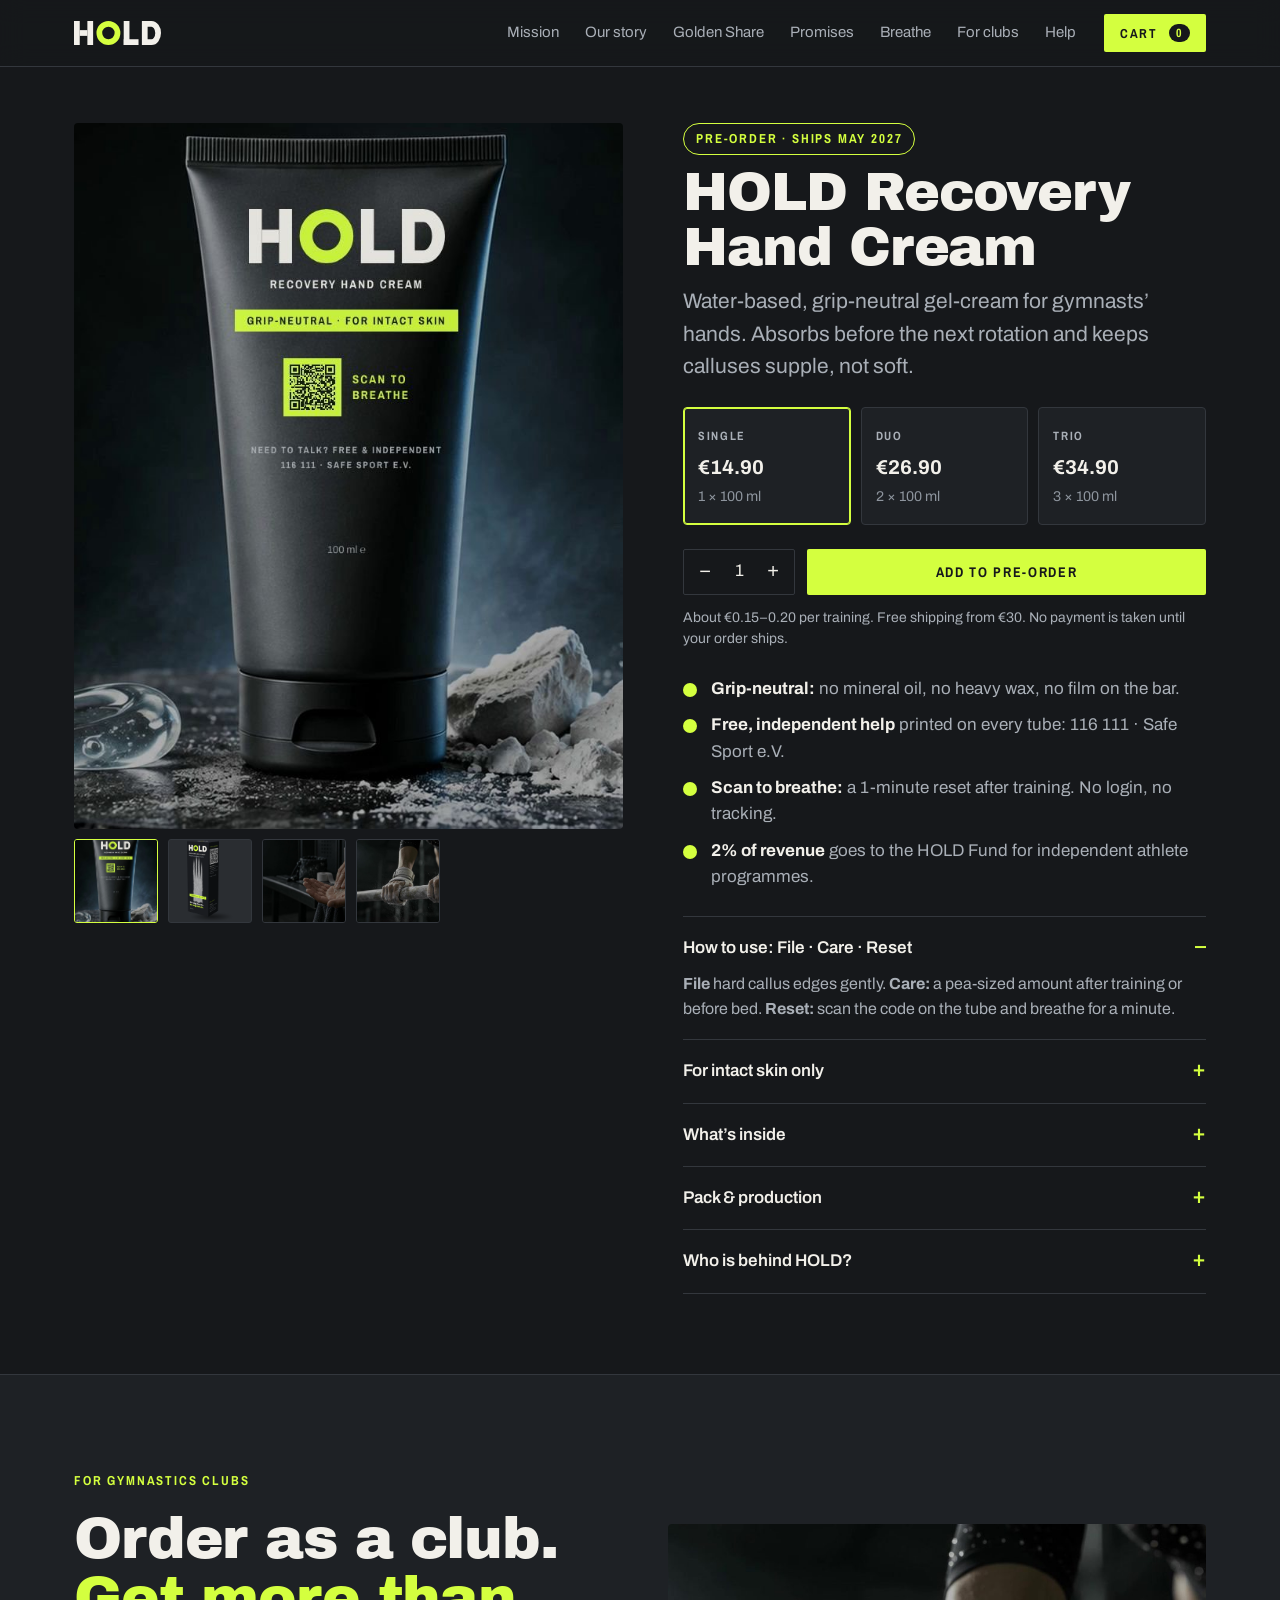
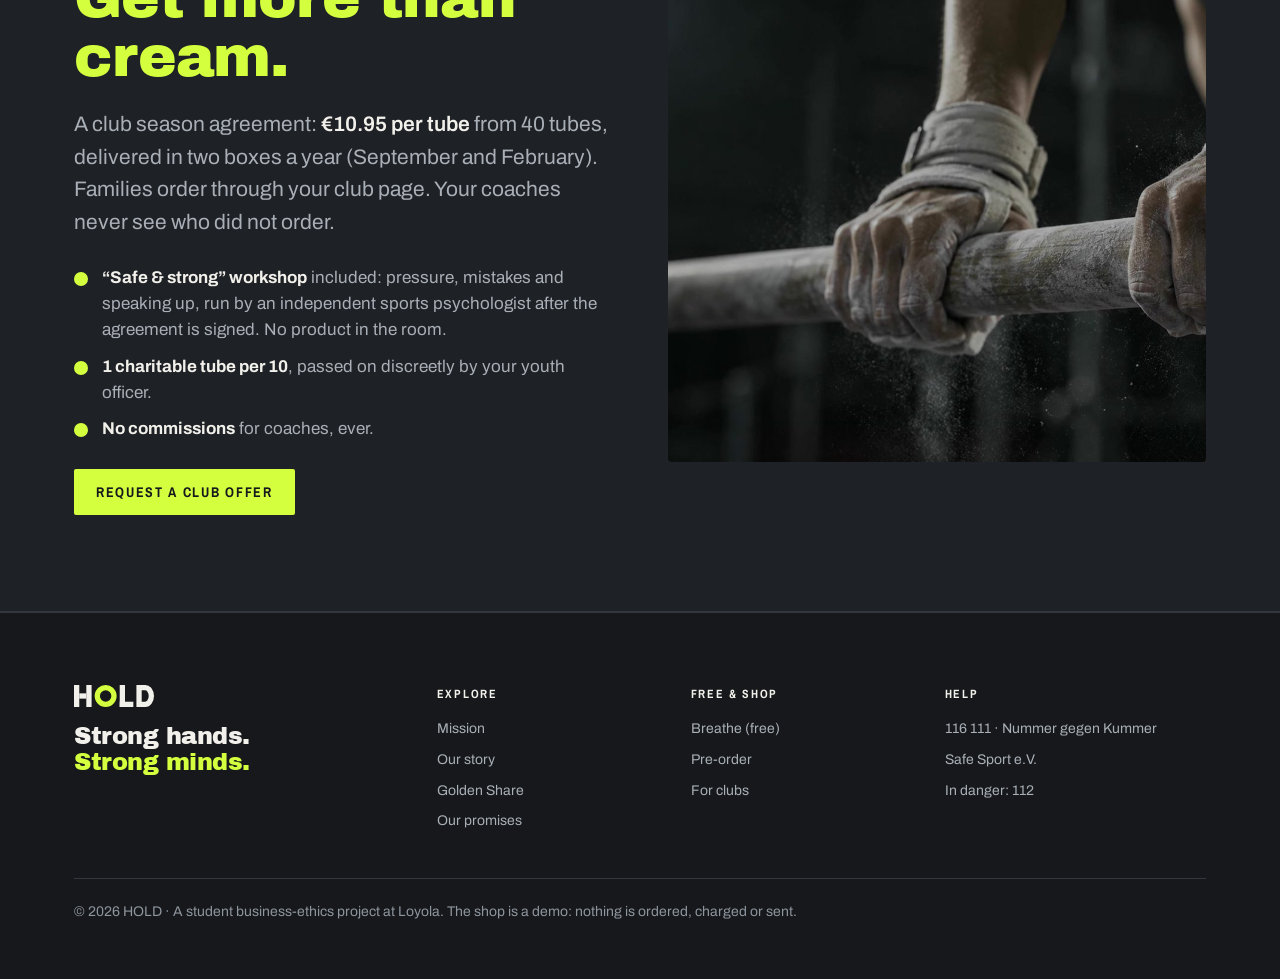
<file: shop.html>
<!doctype html>
<html lang="en">
<head>
<meta charset="utf-8">
<meta name="viewport" content="width=device-width,initial-scale=1">
<title>Shop – HOLD Recovery Hand Cream</title>
<meta name="theme-color" content="#16181B">
<link rel="icon" href="assets/logo.svg">
<link rel="preconnect" href="https://fonts.googleapis.com">
<link rel="preconnect" href="https://fonts.gstatic.com" crossorigin>
<link rel="stylesheet" href="https://fonts.googleapis.com/css2?family=Archivo+Black&amp;family=Archivo+Narrow:wght@600;700&amp;family=Archivo:wght@400;500;600;700&amp;display=swap">
<link rel="stylesheet" href="style.css">
</head>
<body>
<a class="skip" href="#main">Skip to content</a>
<header class="nav"><div class="wrap">
  <a class="logo" href="index.html" aria-label="HOLD home"><img src="assets/logo.svg" alt="HOLD" width="87" height="24"></a>
  <button class="menubtn" type="button" aria-expanded="false" aria-controls="menu"><span class="bars" aria-hidden="true"></span><span class="sr">Menu</span></button>
  <nav id="menu" aria-label="Main">
    <a href="index.html#mission">Mission</a><a href="index.html#story">Our story</a><a href="index.html#golden-share">Golden Share</a><a href="index.html#promises">Promises</a><a href="breathe.html">Breathe</a><a href="#clubs">For clubs</a><a href="index.html#help">Help</a>
    <p class="menu-only menu-help">Need to talk? <a href="tel:116111">116 111</a> · free and anonymous</p>
  </nav>
  <button class="btn sm cartbtn" data-open-cart>Cart <span class="badge" data-count>0</span></button>
</div></header>

<main class="wrap" id="main">
  <div class="pdp">
    <div class="gal">
      <div class="main"><img id="mainimg" src="assets/tube-photo.jpg" alt="HOLD Recovery Hand Cream, 100 ml tube"></div>
      <div class="thumbs">
        <button class="on" data-img="assets/tube-photo.jpg"><img src="assets/tube-photo.jpg" alt="Tube"></button>
        <button data-img="assets/box.png" style="background:#2a2d31"><img src="assets/box.png" alt="Box" style="object-fit:contain"></button>
        <button data-img="assets/care.jpg"><img src="assets/care.jpg" alt="Applying after training"></button>
        <button data-img="assets/hands.jpg"><img src="assets/hands.jpg" alt="Hands on the bar"></button>
      </div>
    </div>
    <div>
      <span class="pill n">Pre-order · ships May 2027</span>
      <h1 class="h">HOLD Recovery<br>Hand Cream</h1>
      <p class="lead">Water-based, grip-neutral gel-cream for gymnasts’ hands. Absorbs before the next rotation and keeps calluses supple, not soft.</p>
      <div class="opts" role="group" aria-label="Pack">
        <button class="opt on" type="button" aria-pressed="true" data-sku="single"><span class="n">Single</span><b>€14.90</b><small>1 × 100 ml</small></button>
        <button class="opt" type="button" aria-pressed="false" data-sku="duo"><span class="n">Duo</span><b>€26.90</b><small>2 × 100 ml</small></button>
        <button class="opt" type="button" aria-pressed="false" data-sku="trio"><span class="n">Trio</span><b>€34.90</b><small>3 × 100 ml</small></button>
      </div>
      <div class="buy">
        <div class="qty"><button data-q="-1" aria-label="Less">−</button><span id="qty">1</span><button data-q="1" aria-label="More">+</button></div>
        <button class="btn" id="add" style="flex:1;justify-content:center">Add to pre-order</button>
      </div>
      <p class="muted" style="font-size:14px;margin-top:12px">About €0.15–0.20 per training. Free shipping from €30. No payment is taken until your order ships.</p>
      <ul class="ticks">
        <li><b>Grip-neutral:</b> no mineral oil, no heavy wax, no film on the bar.</li>
        <li><b>Free, independent help</b> printed on every tube: 116 111 · Safe Sport e.V.</li>
        <li><b>Scan to breathe:</b> a 1-minute reset after training. No login, no tracking.</li>
        <li><b>2% of revenue</b> goes to the HOLD Fund for independent athlete programmes.</li>
      </ul>
      <div class="acc">
        <details open><summary>How to use: File · Care · Reset</summary><p><b>File</b> hard callus edges gently. <b>Care:</b> a pea-sized amount after training or before bed. <b>Reset:</b> scan the code on the tube and breathe for a minute.</p></details>
        <details><summary>For intact skin only</summary><p>HOLD is a cosmetic for stressed, intact skin. Do not apply to open rips: clean and cover them, rest, and use HOLD once the skin has closed. Our rip-care guide will be reviewed by a sports physician before launch.</p></details>
        <details><summary>What’s inside</summary><p>A light, water-based gel-cream with about 5% urea to hold moisture without softening calluses. No mineral oil, no heavy wax. Natural cosmetics certification (NATRUE) planned. Dermatologically tested before launch.</p></details>
        <details><summary>Pack &amp; production</summary><p>Formula developed in-house with our gymnast panel, produced by a certified contract manufacturer in Germany. Tube made from 50% recycled PE, box from FSC paper.</p></details>
        <details><summary>Who is behind HOLD?</summary><p>Four athletes, and an independent athletes’ trust that holds a veto over our purpose. <a href="index.html#golden-share" style="color:var(--lime)">Read about the Golden Share →</a></p></details>
      </div>
    </div>
  </div>
</main>

<section class="club" id="clubs">
  <div class="wrap g2">
    <div>
      <span class="n kicker l">For gymnastics clubs</span>
      <h2 class="h">Order as a club.<br><span class="lime">Get more than cream.</span></h2>
      <p class="lead">A club season agreement: <b>€10.95 per tube</b> from 40 tubes, delivered in two boxes a year (September and February). Families order through your club page. Your coaches never see who did not order.</p>
      <ul class="ticks">
        <li><b>“Safe &amp; strong” workshop</b> included: pressure, mistakes and speaking up, run by an independent sports psychologist after the agreement is signed. No product in the room.</li>
        <li><b>1 charitable tube per 10</b>, passed on discreetly by your youth officer.</li>
        <li><b>No commissions</b> for coaches, ever.</li>
      </ul>
      <button class="btn" data-open-club>Request a club offer</button>
    </div>
    <div class="photo" style="background-image:url(assets/hands.jpg);aspect-ratio:1"></div>
  </div>
</section>

<footer class="foot"><div class="wrap">
  <div class="f-brand"><img src="assets/logo.svg" alt="HOLD" width="80" height="22"><p class="h">Strong hands.<br><span class="lime">Strong minds.</span></p></div>
  <nav class="f-col" aria-label="Footer"><span class="n">Explore</span><a href="index.html#mission">Mission</a><a href="index.html#story">Our story</a><a href="index.html#golden-share">Golden Share</a><a href="index.html#promises">Our promises</a></nav>
  <div class="f-col"><span class="n">Free &amp; shop</span><a href="breathe.html">Breathe (free)</a><a href="shop.html">Pre-order</a><a href="#clubs">For clubs</a></div>
  <div class="f-col"><span class="n">Help</span><a href="tel:116111">116 111 · Nummer gegen Kummer</a><span>Safe Sport e.V.</span><a href="tel:112">In danger: 112</a></div>
  <p class="f-fine">© 2026 HOLD · A student business-ethics project at Loyola. The shop is a demo: nothing is ordered, charged or sent.</p>
</div></footer>

<div class="scrim" id="scrim"></div>
<aside class="drawer" id="drawer" aria-label="Cart">
  <header><span class="h" style="font-size:22px">Your pre-order</span><button class="x" data-close aria-label="Close">×</button></header>
  <div class="items" id="items"></div>
  <footer>
    <div class="row"><span>Subtotal</span><span id="sub">€0.00</span></div>
    <div class="row"><span>Shipping</span><span id="ship">€0.00</span></div>
    <div class="row"><span>to the HOLD Fund (2% of net)</span><span id="fund" class="lime">€0.00</span></div>
    <div class="row t"><span>Total</span><span id="tot">€0.00</span></div>
    <button class="btn" id="checkout" style="width:100%;justify-content:center">Checkout</button>
  </footer>
</aside>

<div class="modal" id="co" role="dialog" aria-modal="true" aria-label="Checkout">
  <div id="costep">
    <div style="display:flex;justify-content:space-between;align-items:start"><h3 class="h">Checkout</h3><button class="x" type="button" data-close aria-label="Close">×</button></div>
    <p class="muted" style="font-size:15px">Pre-order. Ships May 2027. No payment is taken today.</p>
    <p class="demo-note">Demo shop for a student project: no order is placed, and nothing you type is stored or sent.</p>
    <label class="field"><span>Email</span><input type="email" autocomplete="off" placeholder="you@example.com"></label>
    <div class="f2"><label class="field"><span>First name</span><input autocomplete="off"></label><label class="field"><span>Last name</span><input autocomplete="off"></label></div>
    <label class="field"><span>Street and number</span><input autocomplete="off"></label>
    <div class="f2"><label class="field"><span>Postcode</span><input autocomplete="off"></label><label class="field"><span>City</span><input autocomplete="off"></label></div>
    <label class="field"><span>Club code (optional)</span><input autocomplete="off" placeholder="e.g. TSV-HOLD"></label>
    <div class="field"><span>Payment when your order ships</span><div class="pay"><button class="on">PayPal</button><button>Card</button><button>Klarna</button></div></div>
    <div class="row t" style="display:flex;justify-content:space-between;margin:22px 0 14px;font-weight:700;font-size:18px"><span>Total</span><span id="cotot">€0.00</span></div>
    <button class="btn" id="place" style="width:100%;justify-content:center">Place pre-order</button>
  </div>
  <div id="cook" class="ok" hidden>
    <div class="ring"></div>
    <h3 class="h" tabindex="-1">Thanks for trying it.</h3>
    <p class="muted">This is a demo, so no order was placed and nothing was sent. When HOLD launches, pre-orders ship in May 2027.</p>
    <p class="muted" style="margin-top:14px">In the real shop, <b class="lime" id="okfund"></b> of this order would go to the HOLD Fund.</p>
    <a class="btn" href="breathe.html" style="margin-top:24px">Take a 1-minute breath</a>
  </div>
</div>

<div class="modal" id="clubm" role="dialog" aria-modal="true" aria-label="Club offer">
  <div id="clubform">
    <div style="display:flex;justify-content:space-between;align-items:start"><h3 class="h">Club offer</h3><button class="x" type="button" data-close aria-label="Close">×</button></div>
    <p class="muted" style="font-size:15px">Tell us about your club.</p>
    <p class="demo-note">Demo form for a student project: nothing is sent.</p>
    <label class="field"><span>Club</span><input autocomplete="off" placeholder="e.g. TSV Musterstadt, gymnastics department"></label>
    <label class="field"><span>Contact email</span><input type="email" autocomplete="off"></label>
    <label class="field"><span>Active gymnasts</span><select><option>under 40</option><option selected>40–80</option><option>80–150</option><option>over 150</option></select></label>
    <button class="btn" id="clubsend" style="width:100%;justify-content:center;margin-top:20px">Request offer</button>
  </div>
  <div id="clubok" class="ok" hidden><div class="ring"></div><h3 class="h" tabindex="-1">Thanks!</h3><p class="muted">Demo only: nothing was sent. In the real shop we would reply with your club offer and the workshop dates.</p></div>
</div>
<div class="toast" id="toast"></div>
<script src="app.js"></script>
<script src="site.js"></script>
</body>
</html>
</file>
<file: style.css>
/* Fonts (Archivo Black, Archivo, Archivo Narrow) are linked from each page's <head>, so they load in parallel with this file. */
:root{--ink:#16181B;--raised:#1E2125;--raised2:#262A2F;--rule:#33373D;--chalk:#F2F0EA;--dust:#A9AFB7;--dim:#8E959E;--steel:#6E757E;--lime:#D4FF3F;--limeink:#4A6600;--paper:#F2F0EA;--praised:#E4E1D9;--slate:#565C64;--max:1180px;--navh:66px;--ease:cubic-bezier(.2,.7,.2,1)}
*{box-sizing:border-box;margin:0;padding:0}
html{scroll-behavior:smooth;-webkit-text-size-adjust:100%;scroll-padding-top:calc(var(--navh) + 8px)}
body{background:var(--ink);color:var(--chalk);font:400 17px/1.55 'Archivo',system-ui,sans-serif;overflow-x:hidden;overflow-x:clip}
img,video{max-width:100%;display:block}
a{color:inherit}
:focus-visible{outline:2px solid var(--lime);outline-offset:3px}
.paper :focus-visible,.help :focus-visible,.ex.feat:focus-visible,.btn:focus-visible{outline-color:var(--chalk)}
.paper :focus-visible,.help :focus-visible{outline-color:var(--ink)}
.skip{position:fixed;left:12px;top:-80px;z-index:300;background:var(--lime);color:var(--ink);padding:10px 16px;border-radius:2px;font-weight:700;text-decoration:none}
.skip:focus{top:12px}
.sr{position:absolute;width:1px;height:1px;overflow:hidden;clip:rect(0 0 0 0);white-space:nowrap}
.nw{white-space:nowrap}
.h{font-family:'Archivo Black',sans-serif;font-weight:400;letter-spacing:-.02em;line-height:1.02}
.n{font-family:'Archivo Narrow',sans-serif;font-weight:700;text-transform:uppercase;letter-spacing:.14em;font-size:13px}
.lime{color:var(--lime)}
.chalk{color:var(--chalk)}
.wrap{max-width:var(--max);margin:0 auto;padding:0 24px}
section{padding:96px 0;position:relative}
.kicker{color:var(--dust);margin-bottom:18px;display:block}
.kicker.l{color:var(--lime)}
/* numbered section kicker: 01 —— MISSION */
.kicker.sec{display:flex;align-items:center;gap:14px;color:var(--chalk);margin-bottom:26px}
.kicker.sec i{font-style:normal;color:var(--lime);display:inline-flex;align-items:center;gap:14px}
.kicker.sec i::after{content:'';width:34px;height:1.5px;background:currentColor;opacity:.7}
h2.h{font-size:clamp(34px,5vw,58px);margin-bottom:22px}
h3{font-size:20px;font-weight:700;line-height:1.25;margin-bottom:8px}
p.lead{font-size:clamp(18px,2vw,21px);color:var(--dust);max-width:720px}
p.lead b{color:var(--chalk);font-weight:600}
.muted{color:var(--dust)}
p,.ex-d,.b-card-line,.b-feat-line,.b-safe{text-wrap:pretty}
/* ---------- nav (shared) ---------- */
.nav{position:sticky;top:0;z-index:50;background:rgba(22,24,27,.88);backdrop-filter:blur(12px);-webkit-backdrop-filter:blur(12px);border-bottom:1px solid var(--rule);transition:background-color .35s,border-color .35s}
.nav .wrap{display:flex;align-items:center;gap:28px;height:var(--navh)}
.nav .logo{display:block;flex-shrink:0}
.nav .logo img{height:24px;width:auto}
.nav nav{display:flex;gap:26px;margin-left:auto}
.nav nav a{text-decoration:none;color:var(--dust);font-size:15px;position:relative;padding:6px 0;transition:color .2s}
.nav nav a::after{content:'';position:absolute;left:0;right:0;bottom:0;height:2px;background:var(--lime);transform:scaleX(0);transform-origin:left;transition:transform .35s var(--ease)}
.nav nav a:hover,.nav nav a.on{color:var(--chalk)}
.nav nav a.on::after,.nav nav a:hover::after{transform:scaleX(1)}
.nav .menu-only{display:none}
.menubtn{order:9;display:none;width:44px;height:44px;border:0;background:transparent;color:var(--chalk);cursor:pointer;align-items:center;justify-content:center;border-radius:2px;flex-shrink:0;margin-right:-8px}
.menubtn .bars,.menubtn .bars::before,.menubtn .bars::after{display:block;width:22px;height:2px;background:currentColor;transition:transform .3s var(--ease),background-color .2s}
.menubtn .bars{position:relative}
.menubtn .bars::before,.menubtn .bars::after{content:'';position:absolute;left:0}
.menubtn .bars::before{top:-7px}.menubtn .bars::after{top:7px}
.nav.open .menubtn .bars{background:transparent}
.nav.open .menubtn .bars::before{transform:translateY(7px) rotate(45deg)}
.nav.open .menubtn .bars::after{transform:translateY(-7px) rotate(-45deg)}
/* transparent over the hero, solid on scroll (home) */
.nav.over{position:fixed;left:0;right:0;background:transparent;border-bottom-color:transparent;backdrop-filter:none;-webkit-backdrop-filter:none}
.nav.over.solid,.nav.over.open{background:rgba(22,24,27,.9);border-bottom-color:var(--rule);backdrop-filter:blur(12px);-webkit-backdrop-filter:blur(12px)}
.nav.over:not(.solid):not(.open) nav a{color:rgba(242,240,234,.86)}
.nav.over:not(.solid):not(.open) nav a:hover{color:var(--chalk)}
/* buttons */
.btn{display:inline-flex;align-items:center;gap:10px;background:var(--lime);color:var(--ink);text-decoration:none;font-family:'Archivo Narrow';font-weight:700;letter-spacing:.12em;text-transform:uppercase;font-size:14px;padding:14px 22px;border:0;cursor:pointer;border-radius:2px;transition:background-color .2s,box-shadow .2s,transform .2s}
.btn:hover{background:#E1FF73}
.btn .arr{display:inline-block;transition:transform .25s var(--ease)}
.btn:hover .arr{transform:translateX(4px)}
.btn.ghost{background:transparent;color:var(--chalk);box-shadow:inset 0 0 0 1.5px var(--rule)}
.btn.ghost:hover{box-shadow:inset 0 0 0 1.5px var(--chalk)}
.btn.sm{padding:10px 16px;font-size:13px}
.cartbtn{position:relative}
.cartbtn .badge{background:var(--ink);color:var(--lime);border-radius:20px;padding:1px 7px;font-size:12px;margin-left:2px}
@media(max-width:860px){.nav nav{display:none}.nav .cartbtn{margin-left:auto}}
@media(max-width:1020px){
  .nav:has(.menubtn) .wrap{gap:12px}
  .nav:has(.menubtn) nav{display:none}
  .nav:has(.menubtn) .cartbtn{margin-left:auto}
  .menubtn{display:inline-flex}
  .nav.open nav{display:flex;flex-direction:column;gap:0;position:fixed;left:0;right:0;top:var(--navh);height:calc(100vh - var(--navh));height:calc(100dvh - var(--navh));margin:0;padding:12px 24px 40px;background:var(--ink);overflow:auto;border-top:1px solid var(--rule);animation:menuin .3s var(--ease)}
  .nav.open nav a{font-family:'Archivo Black';font-size:clamp(26px,7vw,40px);letter-spacing:-.02em;color:var(--chalk);padding:16px 0;border-bottom:1px solid var(--rule)}
  .nav.open nav a::after{display:none}
  .nav.open nav a.on{color:var(--lime)}
  .nav.open .menu-only{display:block;color:var(--lime)}
  .nav.open .menu-help{color:var(--dust);font-size:15px;padding-top:26px;border:0}
  .nav.open .menu-help a{display:inline;font:inherit;color:var(--lime);padding:0;border:0}
}
@keyframes menuin{from{opacity:0;transform:translateY(-8px)}}
html.menu-open{overflow:hidden}
/* ---------- grids & cards (shared) ---------- */
.g2{display:grid;grid-template-columns:1fr 1fr;gap:56px;align-items:center}
.g3{display:grid;grid-template-columns:repeat(3,1fr);gap:22px}
.g4{display:grid;grid-template-columns:repeat(4,1fr);gap:22px}
@media(max-width:900px){.g2,.g3,.g4{grid-template-columns:1fr;gap:28px}}
.card{background:var(--raised);padding:28px;border-radius:4px;border:1px solid var(--rule)}
.card .n{color:var(--lime);margin-bottom:14px;display:block}
.card p{color:var(--dust);font-size:16px}
.photo{border-radius:4px;overflow:hidden;aspect-ratio:4/5;background:center/cover}
.stat{display:flex;gap:40px;flex-wrap:wrap;margin-top:40px}
.stat div .h{font-size:56px;color:var(--chalk)}
.stat div p{color:var(--dust);max-width:230px;font-size:15px}
.ledger{margin-top:26px;color:var(--dim);font-size:14px}
.price{font-family:'Archivo Black';font-size:40px}
.pill{display:inline-block;border:1.5px solid var(--lime);color:var(--lime);padding:5px 12px;border-radius:30px}
.free{list-style:none;display:flex;flex-wrap:wrap;gap:8px;margin:24px 0}
.free li{border:1.5px solid var(--lime);color:var(--lime);border-radius:30px;padding:6px 14px;font:700 13px 'Archivo Narrow';letter-spacing:.12em;text-transform:uppercase}
.dur a{background:var(--ink);border:1.5px solid var(--rule);border-radius:4px;padding:16px;text-decoration:none;display:block}

/* ================= HOME ================= */
/* 0 · hero */
.hero{min-height:100vh;min-height:100svh;display:flex;flex-direction:column;justify-content:flex-end;padding:0;overflow:hidden;isolation:isolate;background:#0d0e10}
.hero-media{position:absolute;inset:0;z-index:-2;background:#0d0e10 url(assets/hero-poster.jpg) center/cover no-repeat}
.hero-video{position:absolute;inset:0;width:100%;height:100%;max-width:none;object-fit:cover}
.js .hero-video{opacity:0;transition:opacity 1.2s ease}
.js .hero-video.ready{opacity:1}
.hero-shade{position:absolute;inset:0;z-index:-1;pointer-events:none;background:
  linear-gradient(180deg,rgba(13,14,16,.72) 0,rgba(13,14,16,0) 20%),
  linear-gradient(90deg,rgba(13,14,16,.9) 0,rgba(13,14,16,.66) 30%,rgba(13,14,16,.2) 58%,rgba(13,14,16,0) 78%),
  linear-gradient(0deg,var(--ink) 0,rgba(22,24,27,.72) 16%,rgba(22,24,27,0) 46%)}
@media(orientation:portrait){
  .hero-media{background-image:url(assets/hero-portrait-poster.jpg)}
  .hero-shade{background:linear-gradient(180deg,rgba(13,14,16,.6) 0,rgba(13,14,16,0) 15%,rgba(13,14,16,0) 30%,rgba(13,14,16,.55) 48%,rgba(16,17,20,.9) 66%,var(--ink) 100%)}
}
.hero-in{position:relative;width:100%;padding-top:calc(var(--navh) + 60px);padding-bottom:44px}
.hero-k{margin-bottom:22px;text-shadow:0 1px 12px rgba(0,0,0,.5)}
.hero h1{font-size:clamp(36px,min(11.4vw,15vh),132px);line-height:.93;letter-spacing:-.035em;margin:0 0 28px;text-shadow:0 2px 40px rgba(0,0,0,.35)}
.hero h1 .ln{display:block}
/* landscape: keep the headline in the calm left ~55% of the film, clear of the tube in the final shot */
@media(orientation:landscape) and (min-width:700px){
  .hero h1{font-size:clamp(40px,min(7vw,15vh,calc(.704vw + 79.7px)),100px)}
  .hero-video{object-position:25% 50%}
}
/* short landscape windows (a 1280x720 projector or 1366x768 laptop with browser bars; full-screen 1280x720 keeps the default layout): keep the whole hero on the first screen */
@media(orientation:landscape) and (min-width:700px) and (max-height:719px){
  .hero-in{padding-top:calc(var(--navh) + 24px);padding-bottom:28px}
  .hero-k{margin-bottom:14px}
  .hero h1{font-size:clamp(40px,min(7vw,13vh,calc(.704vw + 79.7px)),100px);margin-bottom:20px}
  .hero .ctas{margin-top:24px}
  .hero-bar{padding-top:12px;padding-bottom:16px}
}
.hero-sub{font-size:clamp(18px,1.8vw,22px);line-height:1.45;color:#E2E3E4;max-width:30em;text-shadow:0 1px 16px rgba(0,0,0,.6)}
.hero .ctas{display:flex;gap:12px;flex-wrap:wrap;margin-top:34px}
.btn.glass{background:rgba(16,17,20,.38);backdrop-filter:blur(10px);-webkit-backdrop-filter:blur(10px);box-shadow:inset 0 0 0 1.5px rgba(242,240,234,.5)}
.btn.glass:hover{background:rgba(16,17,20,.55);box-shadow:inset 0 0 0 1.5px var(--chalk)}
.pulse{width:9px;height:9px;border-radius:50%;background:var(--lime);box-shadow:0 0 0 0 rgba(212,255,63,.6);animation:pulse 9s ease-in-out infinite}
@keyframes pulse{0%,100%{transform:scale(.7);box-shadow:0 0 0 0 rgba(212,255,63,.5)}30%{transform:scale(1.15);box-shadow:0 0 0 6px rgba(212,255,63,0)}}
.hero-bar{position:relative;width:100%;display:grid;grid-template-columns:1fr auto 1fr;align-items:center;gap:16px;padding-top:18px;padding-bottom:26px}
.hero-bar::before{content:'';position:absolute;left:24px;right:24px;top:0;height:1px;background:rgba(242,240,234,.14)}
.scrollcue{grid-column:2}
.scrollcue{display:flex;flex-direction:column;align-items:center;gap:8px;text-decoration:none;color:var(--dust)}
.scrollcue .n{font-size:11px;letter-spacing:.22em}
.scrollcue .line{position:relative;width:1.5px;height:34px;background:rgba(242,240,234,.2);overflow:hidden}
.scrollcue .line::after{content:'';position:absolute;left:0;top:-40%;width:100%;height:40%;background:var(--lime);animation:cue 2.4s var(--ease) infinite}
@keyframes cue{to{top:100%}}
.hero h1 .ln,.hero-k,.hero-sub,.hero .ctas{animation:rise 1s var(--ease) both}
.hero h1 .ln:nth-child(2){animation-delay:.12s}
.hero-sub{animation-delay:.24s}
.hero .ctas{animation-delay:.34s}
@keyframes rise{from{opacity:0;transform:translateY(26px)}}
@media(max-width:640px){
  .hero-in{padding-bottom:30px}
  .hero h1{margin-bottom:20px}
  .hero .ctas{flex-direction:column;align-items:stretch;margin-top:26px}
  .hero .ctas .btn{justify-content:center;padding:16px 18px}
  .hero-bar{display:none}
}
/* short portrait phones (iPhone SE with Safari bars, 320x568): keep the whole hero on the first screen */
@media(max-width:640px) and (max-height:620px){
  .hero-in{padding-top:calc(var(--navh) + 40px);padding-bottom:18px}
  .hero h1{margin-bottom:14px}
  .hero .ctas{margin-top:16px;gap:10px}
  .hero .ctas .btn{padding:13px 18px}
  .hero-bar{padding-top:8px;padding-bottom:10px}
}
/* 01 · mission */
.msn{padding:150px 0 140px;overflow:hidden}
.msn::before{content:'';position:absolute;right:-220px;top:50%;width:620px;aspect-ratio:1;border-radius:50%;border:72px solid rgba(212,255,63,.035);transform:translateY(-50%);pointer-events:none}
.msn .wrap{position:relative}
.mgrid{display:grid;grid-template-columns:210px 1fr;gap:40px}
.mside{padding-top:14px}
.statement{font-size:clamp(26px,3.3vw,47px);line-height:1.2;letter-spacing:-.022em;font-weight:500;color:var(--dim);max-width:24em;text-wrap:pretty;text-indent:-.42em}
.statement em{font-style:normal;color:var(--chalk)}
.statement em.key{background:linear-gradient(var(--lime),var(--lime)) 0 100%/0% 3px no-repeat;-webkit-box-decoration-break:clone;box-decoration-break:clone;transition:background-size 1.4s var(--ease) .5s}
.statement.in em.key,html:not(.js) .statement em.key{background-size:100% 3px}
.trio{list-style:none;display:flex;align-items:center;flex-wrap:wrap;row-gap:14px;column-gap:18px;margin-top:64px}
.trio li{display:flex;align-items:center;gap:12px;font:700 14px 'Archivo Narrow';letter-spacing:.14em;text-transform:uppercase;color:var(--chalk)}
.trio li+li::before{content:'';width:clamp(20px,5vw,72px);height:1.5px;background:var(--rule);margin-right:6px}
.trio .ring{width:22px;height:22px;border-radius:50%;border:5px solid var(--lime);flex-shrink:0}
.sig{display:flex;align-items:center;gap:18px;margin-top:48px}
.sig .rule{width:56px;height:4px;background:var(--lime);flex-shrink:0}
.sig .h{font-size:clamp(20px,2.2vw,28px)}
@media(max-width:860px){.msn{padding:96px 0 90px}.msn::before{width:420px;border-width:48px;right:-240px;top:30%}.mgrid{grid-template-columns:1fr;gap:6px}.mside{padding-top:0}}
@media(max-width:560px){
  .trio{flex-direction:column;align-items:flex-start;row-gap:0;margin-top:44px}
  .trio li+li::before{display:none}
  .trio li{padding:10px 0;position:relative}
  .trio li+li{margin-top:0}
  .trio li:not(:last-child)::after{content:'';position:absolute;left:10px;top:34px;width:2px;height:18px;background:rgba(212,255,63,.45)}
}
/* marquee (moves with scroll only) */
.marquee{background:var(--raised);border-top:1px solid var(--rule);border-bottom:1px solid var(--rule);overflow:hidden;padding:24px 0}
.mq-track{display:flex;width:max-content;transform:translate3d(calc(var(--mq,0) * -1px),0,0);will-change:transform}
.mq-list{display:flex;list-style:none;flex-shrink:0}
.mq-list li{display:flex;align-items:center;gap:40px;padding-right:40px;font-family:'Archivo Black';font-size:clamp(20px,2.4vw,30px);letter-spacing:-.01em;white-space:nowrap;color:var(--chalk)}
.mq-list li::after{content:'';width:15px;height:15px;border-radius:50%;border:4px solid var(--lime);flex-shrink:0}
/* 02 · story */
.story{padding:130px 0 130px}
.story-top{display:grid;grid-template-columns:1fr 1.05fr;gap:72px;align-items:center}
.ph{border-radius:6px;overflow:hidden;aspect-ratio:4/5;background:var(--raised)}
.ph img{width:100%;height:100%;object-fit:cover;object-position:88% 50%}
.kim{font-size:clamp(20px,2.1vw,25px);line-height:1.42;font-weight:500;color:var(--chalk);border-left:3px solid var(--lime);padding-left:22px;margin:6px 0 24px}
.block{margin-top:120px}
.block-h{margin-bottom:34px;max-width:760px}
.block-h .h{font-size:clamp(28px,3.4vw,42px);margin-bottom:14px}
.block-h .kicker{margin-bottom:12px}
.face4{display:grid;grid-template-columns:repeat(4,1fr);border-top:1px solid var(--rule)}
.fc{padding:28px 26px 8px 0;display:flex;flex-direction:column;gap:10px}
.fc+.fc{padding-left:26px;border-left:1px solid var(--rule)}
.fc .fn{font:700 13px 'Archivo Narrow';letter-spacing:.14em;color:var(--lime)}
.fc h4{font-family:'Archivo Black';font-weight:400;font-size:21px;line-height:1.18;letter-spacing:-.01em}
.fc p{color:var(--dust);font-size:15px}
.fc .ans{color:var(--chalk);padding-top:12px;margin-top:auto;border-top:1px dashed var(--rule)}
@supports (grid-template-rows:subgrid){.fc{display:grid;grid-row:span 4;grid-template-rows:subgrid;row-gap:10px;align-content:start}.fc .ans{margin-top:0}}
@media(max-width:1020px){.face4{grid-template-columns:1fr 1fr}.fc:nth-child(3){padding-left:0;border-left:0}.fc:nth-child(n+3){border-top:1px solid var(--rule);margin-top:20px}}
@media(max-width:600px){.face4{grid-template-columns:1fr}.fc,.fc+.fc{padding:24px 0;border-left:0}.fc+.fc{border-top:1px solid var(--rule);margin-top:0}}
.survey-note{display:flex;align-items:baseline;gap:12px;margin-top:18px;color:var(--dust);font-size:15px;max-width:640px}
.survey-note::before{content:'';flex:0 0 18px;height:1.5px;background:var(--lime);transform:translateY(-4px)}
.stats3{display:grid;grid-template-columns:repeat(3,1fr);gap:22px}
.st{background:var(--raised);border:1px solid var(--rule);border-radius:6px;padding:30px 28px}
.st .h{font-size:clamp(52px,6vw,76px);line-height:.95;color:var(--chalk)}
.st .h small{font-family:'Archivo Narrow';font-weight:700;font-size:.3em;letter-spacing:.14em;text-transform:uppercase;color:var(--dust);vertical-align:.9em;margin:0 4px}
.dots{display:flex;gap:7px;margin:18px 0 16px}
.dots i{width:13px;height:13px;border-radius:50%;box-shadow:inset 0 0 0 2px var(--steel)}
.dots i.f{background:var(--lime);box-shadow:none}
.st p{color:var(--dust);font-size:15px;max-width:260px}
@media(max-width:860px){.stats3{grid-template-columns:1fr;gap:12px}.st{display:grid;grid-template-columns:auto 1fr;column-gap:22px;align-items:center;padding:22px}.st .h{grid-row:span 2;font-size:52px}.dots{margin:0 0 8px;gap:5px}.dots i{width:11px;height:11px}.st p{font-size:14px}}
.team4{display:grid;grid-template-columns:repeat(4,1fr);gap:18px}
.tm{transition:border-color .25s,transform .25s var(--ease)}
.tm:hover{border-color:#4a4f56;transform:translateY(-3px)}
.tm .h{font-size:30px;color:var(--chalk);margin-bottom:8px}
.tm .n{margin-bottom:12px}
.tm p{font-size:15px}
@media(max-width:1020px){.team4{grid-template-columns:1fr 1fr}}
@media(max-width:860px){.story{padding:96px 0}.story-top{grid-template-columns:1fr;gap:40px}.ph{aspect-ratio:16/11}.block{margin-top:84px}}
@media(max-width:480px){.team4{grid-template-columns:1fr 1fr;gap:12px}.tm{padding:20px}.tm .h{font-size:24px}}
/* 03 · golden share — paper surface */
.paper{background:var(--paper);color:var(--ink)}
.paper .kicker{color:var(--slate)}
.paper .kicker.l{color:var(--limeink)}
.paper .kicker.sec{color:var(--ink)}
.paper .kicker.sec i{color:var(--limeink)}
.paper p.lead{color:var(--slate)}
.paper p.lead b{color:var(--ink)}
.paper .lime{color:var(--limeink)}
.gshare{padding:130px 0}
.gs-top,.sec-head{display:grid;grid-template-columns:1.1fr .9fr;gap:56px;align-items:end}
.gshare h2.h{font-size:clamp(40px,4.6vw,64px);margin-bottom:0}
.gs{display:grid;grid-template-columns:1fr 90px 1fr;align-items:stretch;gap:0;margin:64px 0 56px}
.gs .box{background:#fff;border:1.5px solid #CFCBC2;padding:32px;border-radius:6px}
.gs .box.t{background:var(--ink);color:var(--chalk);border-color:var(--ink);box-shadow:0 24px 50px -24px rgba(22,24,27,.55)}
.gs .box .n{display:block;margin-bottom:10px;color:var(--slate)}
.gs .box.t .n{color:var(--lime)}
.gs .box .h{font-size:28px;margin-bottom:10px}
.gs .box p{font-size:15px;color:var(--slate)}
.gs .box.t p{color:var(--dust)}
.gs .arrow{align-self:center;text-align:center;font-family:'Archivo Narrow';font-weight:700;font-size:12px;letter-spacing:.1em;color:var(--slate)}
.gs .arrow svg{width:56px;height:20px;display:block;margin:6px auto}
@media(max-width:860px){.gs{grid-template-columns:1fr;margin:44px 0}.gs .arrow svg{transform:rotate(90deg);margin:14px auto}}
.veto-h{font-family:'Archivo Black';font-weight:400;font-size:clamp(22px,2.4vw,28px);letter-spacing:-.01em;margin-bottom:24px}
.veto{display:grid;grid-template-columns:repeat(3,1fr);gap:18px}
.veto>div{border-top:3px solid var(--ink);padding-top:18px}
.veto .vn{display:inline-grid;place-items:center;width:30px;height:30px;border-radius:50%;background:var(--ink);color:var(--lime);font:700 14px 'Archivo Narrow';margin-bottom:14px}
.veto div p{color:var(--slate);font-size:15px}
.cant{margin-top:40px;background:var(--praised);padding:24px 28px;border-radius:6px;font-size:16px;color:var(--slate);border-left:4px solid var(--ink)}
.cant b{color:var(--ink)}
@media(max-width:860px){.veto{grid-template-columns:1fr}.gshare{padding:96px 0}.gs-top,.sec-head{grid-template-columns:1fr;gap:12px}}
/* 04 · promises */
.prom{padding:130px 0}
.sec-head{margin-bottom:56px}
.sec-head h2.h{margin-bottom:0}
.pgrid{display:grid;grid-template-columns:1.25fr 1fr 1fr;gap:18px}
.prom .card{display:flex;flex-direction:column;padding:30px;border-radius:6px;transition:border-color .25s,transform .25s var(--ease)}
.prom .card:hover{border-color:#4a4f56;transform:translateY(-3px)}
.prom .card .big{font-family:'Archivo Black';font-size:clamp(38px,3.8vw,52px);color:var(--chalk);line-height:1;margin:2px 0 16px;letter-spacing:-.02em}
.prom .card p{font-size:16px}
.prom .card.hl{background:var(--lime);color:var(--ink);border-color:var(--lime)}
.prom .card.hl .n,.prom .card.hl p,.prom .card.hl .big,.prom .card.hl .more{color:var(--ink)}
.prom .card .more{margin-top:auto;padding-top:18px;color:var(--lime);font:700 13px 'Archivo Narrow';letter-spacing:.14em;text-transform:uppercase;text-decoration:none}
.prom .card .more:hover{text-decoration:underline}
/* the help line is the promise that matters most: a tall card with the logo ring in the corner */
.p-help{grid-row:span 2;position:relative;overflow:hidden;padding:38px 36px!important}
.p-help .big{font-size:clamp(48px,5.2vw,76px)!important;white-space:nowrap;margin:14px 0 24px!important}
.p-help p{font-size:18px!important;line-height:1.5;max-width:20em;position:relative}
.p-help::after{content:'';position:absolute;right:-70px;bottom:-70px;width:260px;aspect-ratio:1;border-radius:50%;border:46px solid rgba(22,24,27,.09);pointer-events:none}
.p-help .more{position:relative}
.p-tags{list-style:none;display:flex;flex-wrap:wrap;gap:8px;margin-top:22px;position:relative}
.p-tags li{font:700 12px 'Archivo Narrow';letter-spacing:.12em;text-transform:uppercase;padding:7px 12px;border-radius:30px;box-shadow:inset 0 0 0 1.5px rgba(22,24,27,.55)}
.split{display:flex;gap:3px;margin-top:auto;padding-top:22px}
.split i{height:6px;background:var(--lime);border-radius:1px}
.split i:nth-child(2){opacity:.6}.split i:nth-child(3){opacity:.3}
.split-l{list-style:none;display:flex;flex-wrap:wrap;gap:4px 14px;margin-top:10px;font:700 11px 'Archivo Narrow';letter-spacing:.12em;text-transform:uppercase;color:var(--dim)}
.split-l li{display:flex;align-items:center;gap:6px}
.split-l li::before{content:'';width:8px;height:8px;border-radius:1px;background:var(--lime)}
.split-l li:nth-child(2)::before{opacity:.6}.split-l li:nth-child(3)::before{opacity:.3}
@media(max-width:1020px){.pgrid{grid-template-columns:1fr 1fr}.p-help{grid-column:1/-1;grid-row:auto}}
@media(max-width:600px){.pgrid{grid-template-columns:1fr;gap:12px}.prom{padding:96px 0}.prom .card{padding:24px}.prom .card .big{font-size:36px;margin-bottom:12px}.p-help{padding:30px 24px!important}.p-help .big{font-size:clamp(44px,14vw,60px)!important}.sec-head{margin-bottom:36px}}
/* impact report */
.impact{margin-top:110px;display:grid;grid-template-columns:.8fr 1.2fr;gap:36px 80px;padding-top:60px;border-top:1px solid var(--rule)}
.impact-h .h{font-size:clamp(32px,3.6vw,48px);margin-bottom:18px}
.impact-h p{font-size:18px;color:var(--dust);max-width:24em}
.track{list-style:none;display:grid;grid-template-columns:1fr 1fr;gap:36px 40px;align-content:start;padding-top:6px}
.track li{display:flex;gap:16px;align-items:flex-start}
.t-ic{flex:none;width:28px;height:28px;border-radius:50%;border:4.5px solid var(--lime);margin-top:1px}
.track h4{font-size:18px;font-weight:700;line-height:1.3;margin-bottom:6px;color:var(--chalk)}
.track p{font-size:15.5px;color:var(--dust);line-height:1.55}
.privacy{grid-column:1/-1;background:var(--raised);border:1px solid var(--rule);border-radius:6px;padding:18px 24px;font-size:15px;color:var(--dust)}
.privacy b{color:var(--chalk);font-weight:600}
@media(max-width:900px){.impact{grid-template-columns:1fr;gap:36px;margin-top:84px;padding-top:48px}}
@media(max-width:560px){.track{grid-template-columns:1fr;gap:26px}}
/* 05 · breathe */
.breathe{background:var(--raised);overflow:hidden;padding:130px 0}
.br-top{display:grid;grid-template-columns:1.15fr .85fr;gap:56px;align-items:center;margin-bottom:56px}
.orbwrap{position:relative;display:flex;align-items:center;justify-content:center;aspect-ratio:1;max-width:400px;width:100%;margin:0 auto;text-decoration:none;color:var(--chalk)}
.orbwrap .orb{position:absolute;inset:8%;border-radius:50%;border:clamp(22px,4vw,40px) solid var(--lime);animation:breathe 9s ease-in-out infinite}
.orbwrap .orb::after{content:'';position:absolute;inset:-28%;border-radius:50%;border:1.5px solid rgba(212,255,63,.18)}
.orbwrap .n{color:var(--chalk);font-size:16px}
.orb-t{position:relative;display:flex;flex-direction:column;align-items:center;gap:4px;text-align:center}
.orb-t .h{font-size:clamp(30px,3.4vw,42px);color:var(--chalk);line-height:1}
.orb-t .n{font-size:12px;color:var(--lime)}
.orb-t .n.dim{color:var(--dust)}
.orbwrap:hover .orb{border-color:#E1FF73}
@keyframes breathe{0%{transform:scale(.62)}22%{transform:scale(.9)}33%{transform:scale(1)}100%{transform:scale(.62)}}
.ex6{display:grid;grid-template-columns:repeat(3,1fr);gap:16px}
.ex{display:flex;flex-direction:column;gap:10px;min-height:268px;padding:26px;background:var(--ink);border:1px solid var(--rule);border-radius:6px;text-decoration:none;color:var(--chalk);transition:border-color .25s,transform .25s var(--ease),background-color .25s}
.ex:hover{border-color:var(--lime);transform:translateY(-3px)}
.ex-top{display:flex;align-items:center;gap:8px;flex-wrap:wrap}
.ex-top .n{color:var(--dust);font-size:12px}
.ex-top .ex-len{margin-left:auto;font:700 13px 'Archivo Narrow';letter-spacing:.08em;text-transform:uppercase;color:var(--chalk);border:1.5px solid var(--rule);border-radius:30px;padding:3px 10px}
.ex-t{font-family:'Archivo Black';font-weight:400;font-size:26px;line-height:1.1;letter-spacing:-.015em;margin-top:6px}
.ex-d{color:var(--dust);font-size:15px;line-height:1.5}
.ex-w{display:block;margin-top:auto;height:46px;color:var(--lime);overflow:hidden}
.ex-w svg{display:block;width:100%;height:100%}
.ex-go{font:700 13px 'Archivo Narrow';letter-spacing:.14em;text-transform:uppercase;color:var(--lime)}
.ex-go span{display:inline-block;transition:transform .25s var(--ease)}
.ex:hover .ex-go span{transform:translateX(4px)}
.ex.feat{background:var(--lime);border-color:var(--lime);color:var(--ink)}
.ex.feat .ex-top .n,.ex.feat .ex-d,.ex.feat .ex-go,.ex.feat .ex-w{color:var(--ink)}
.ex.feat .ex-top .ex-len{color:var(--ink);border-color:rgba(22,24,27,.35)}
.ex.feat .tag{align-self:flex-start;font-size:11px;background:var(--ink);color:var(--lime);border-radius:30px;padding:4px 10px;margin-top:-2px}
.ex.feat:hover{border-color:var(--ink)}
.ex .tag{display:none}.ex.feat .tag{display:inline-block}
@media(max-width:1020px){.ex6{grid-template-columns:1fr 1fr}}
@media(max-width:860px){.breathe{padding:96px 0}.br-top{grid-template-columns:1fr;gap:20px}.orbwrap{max-width:300px}}
.swipe{display:none;align-items:center;gap:10px;margin-top:6px;color:var(--dust);font-size:12px}
.swipe::after{content:'';flex:0 0 34px;height:1.5px;background:var(--lime)}
.swipe{margin:0 0 14px}
@media(max-width:600px){
  .ex6{grid-template-columns:none;grid-auto-flow:column;grid-auto-columns:84%;gap:12px;overflow-x:auto;scroll-snap-type:x mandatory;margin:0 -24px;padding:4px 24px 14px;scroll-padding:0 24px;overscroll-behavior-x:contain;scrollbar-width:thin;scrollbar-color:var(--rule) transparent}
  .ex{scroll-snap-align:start;min-height:300px}
  .ex:hover,.js .ex.rv.in:hover{transform:none}
  .js .ex6 .ex.rv{opacity:1;transform:none}
  .swipe{display:flex}
  .br-top{margin-bottom:36px}
  .orbwrap{display:none} /* the lime reset card right below starts the same 1-min reset */
}
/* 06 · shop teaser */
.shop{padding:130px 0}
.shop-grid{display:grid;grid-template-columns:.85fr 1.15fr;gap:72px;align-items:start}
.tube{border-radius:6px;overflow:hidden;aspect-ratio:7/9;background:#0c0d0f}
.tube img{width:100%;height:100%;object-fit:cover}
.shop .kicker.sec{margin-bottom:34px}
.shop-txt .pill{margin-bottom:20px}
.shop-txt h2.h{font-size:clamp(38px,5vw,64px)}
.pricerow{display:flex;align-items:baseline;gap:16px;margin:26px 0 24px}
.pricerow .price{font-size:52px;line-height:1}
.shop-txt .ctas{display:flex;gap:12px;flex-wrap:wrap}
.fine{color:var(--dim);font-size:14px;margin-top:14px}
.clubcard{display:block;margin-top:44px;padding:28px;background:var(--raised);border:1px solid var(--rule);border-radius:6px;text-decoration:none;color:var(--chalk);transition:border-color .25s,transform .25s var(--ease)}
.clubcard:hover{border-color:var(--lime);transform:translateY(-3px)}
.clubcard .kicker{margin-bottom:12px}
.cc-row{display:flex;align-items:baseline;gap:14px;flex-wrap:wrap}
.cc-row .h{font-size:40px;color:var(--chalk)}
.cc-row span{color:var(--chalk);font-size:17px;max-width:24em}
.cc-d{display:block;color:var(--dust);font-size:15px;margin:10px 0 16px}
.clubcard .ex-go span{display:inline-block;transition:transform .25s var(--ease)}
.clubcard:hover .ex-go span{transform:translateX(4px)}
@media(max-width:860px){.shop{padding:96px 0}.shop-grid{grid-template-columns:1fr;gap:40px}.tube{aspect-ratio:4/4.4;max-height:560px}.tube img{object-position:50% 60%}}
/* help */
.help{background:var(--lime);color:var(--ink)}
.help .kicker{color:var(--ink)}
.help .num{font-family:'Archivo Black';font-size:clamp(64px,11vw,140px);line-height:.95;text-decoration:none;display:inline-block;letter-spacing:-.03em}
.help .more{display:grid;grid-template-columns:repeat(3,1fr);gap:24px;margin-top:40px}
.help .more div{border-top:2px solid var(--ink);padding-top:14px;font-size:15px}
.help-grid{display:grid;grid-template-columns:1.2fr 1fr;gap:56px;align-items:end}
.help-l{font-size:20px;margin-top:12px;max-width:560px}
.help-grid .more{grid-template-columns:1fr;gap:18px;margin-top:0}
@media(max-width:860px){.help .more{grid-template-columns:1fr}.help-grid{grid-template-columns:1fr;gap:36px}}
/* footer */
footer{border-top:1px solid var(--rule);padding:46px 0 60px;color:var(--dim);font-size:14px}
footer .wrap{display:flex;justify-content:space-between;gap:30px;flex-wrap:wrap}
footer img{height:22px;margin-bottom:12px}
footer a{color:var(--dust)}
.foot{padding:72px 0 56px}
.foot .wrap{display:grid;grid-template-columns:1.5fr 1fr 1fr 1.2fr;gap:36px}
.foot img{width:auto}
.f-brand .h{font-size:24px;color:var(--chalk);margin-top:16px;line-height:1.1}
.f-col{display:flex;flex-direction:column;gap:9px;align-items:flex-start}
.f-col .n{color:var(--chalk);font-size:12px;margin-bottom:6px}
.f-col a{text-decoration:none}
.f-col a:hover{color:var(--chalk);text-decoration:underline}
.f-col span:not(.n){color:var(--dust)}
.f-fine{grid-column:1/-1;border-top:1px solid var(--rule);padding-top:22px;margin-top:10px;color:var(--dim)}
@media(max-width:860px){.foot .wrap{grid-template-columns:1fr 1fr}.f-brand{grid-column:1/-1}}
/* reveal on scroll */
.js .rv{opacity:0;transform:translateY(26px);transition:opacity .9s var(--ease),transform .9s var(--ease)}
.js .rv.in{opacity:1;transform:none}
.js .prom .card.rv.in,.js .ex.rv.in,.js .tm.rv.in,.js .clubcard.rv.in{transition:opacity .9s var(--ease),transform .9s var(--ease),border-color .25s,background-color .25s}
.js .prom .card.rv.in:hover,.js .ex.rv.in:hover,.js .tm.rv.in:hover,.js .clubcard.rv.in:hover{transform:translateY(-3px);transition-delay:0s}

/* ================= SHOP PAGE ================= */
.pdp{display:grid;grid-template-columns:1.05fr 1fr;gap:60px;padding:56px 0 80px}
@media(max-width:900px){.pdp{grid-template-columns:1fr;gap:30px;padding-top:24px}}
.gal .main{aspect-ratio:7/9;border-radius:4px;background:#0c0d0f center/cover;overflow:hidden}
.gal .main img{width:100%;height:100%;object-fit:cover}
.gal .thumbs{display:flex;gap:10px;margin-top:10px}
.gal .thumbs button{width:84px;height:84px;border:1.5px solid var(--rule);background:#0c0d0f center/cover;border-radius:3px;cursor:pointer;padding:0;overflow:hidden}
.gal .thumbs button img{width:100%;height:100%;object-fit:cover}
.gal .thumbs button.on{border-color:var(--lime)}
.pdp h1{font-size:clamp(36px,4.6vw,54px);margin:10px 0 10px}
.opts{display:grid;grid-template-columns:repeat(3,1fr);gap:10px;margin:24px 0}
.opt{background:var(--raised);border:1.5px solid var(--rule);border-radius:4px;padding:14px;cursor:pointer;color:var(--chalk);text-align:left;font:inherit}
.opt.on{border-color:var(--lime);box-shadow:inset 0 0 0 1px var(--lime)}
.opt .n{color:var(--dust);font-size:12px}
.opt b{display:block;font-size:20px;margin-top:4px}
.opt small{color:var(--dim)}
.buy{display:flex;gap:12px;align-items:stretch}
.qty{display:flex;align-items:center;border:1.5px solid var(--rule);border-radius:2px}
.qty button{background:none;border:0;color:var(--chalk);width:42px;height:100%;font-size:20px;cursor:pointer}
.qty span{min-width:26px;text-align:center}
.ticks{list-style:none;margin:26px 0;display:grid;gap:10px}
.ticks li{padding-left:28px;position:relative;color:var(--dust)}
.ticks li::before{content:'';position:absolute;left:0;top:7px;width:14px;height:14px;border-radius:50%;background:var(--lime)}
.ticks li b{color:var(--chalk)}
.acc{border-top:1px solid var(--rule);margin-top:20px}
.acc details{border-bottom:1px solid var(--rule);padding:18px 0}
.acc summary{cursor:pointer;font-weight:600;list-style:none;display:flex;justify-content:space-between}
.acc summary::after{content:'+';color:var(--lime);font-size:22px;line-height:1}
.acc details[open] summary::after{content:'–'}
.acc p{color:var(--dust);margin-top:10px;font-size:16px}
.club{background:var(--raised);border-top:1px solid var(--rule);border-bottom:1px solid var(--rule)}
/* drawer & modal */
.drawer{position:fixed;top:0;right:0;height:100%;width:min(420px,100%);background:var(--raised);z-index:100;transform:translateX(100%);visibility:hidden;transition:transform .3s,visibility 0s .3s;display:flex;flex-direction:column;border-left:1px solid var(--rule)}
.drawer.open{transform:none;visibility:visible;transition:transform .3s}
.drawer header{display:flex;justify-content:space-between;align-items:center;padding:22px 24px;border-bottom:1px solid var(--rule)}
.drawer .items{flex:1;overflow:auto;padding:10px 24px}
.drawer .it{display:grid;grid-template-columns:64px 1fr auto;gap:14px;padding:14px 0;border-bottom:1px solid var(--rule);align-items:center}
.drawer .it img{width:64px;height:80px;object-fit:cover;border-radius:3px}
.drawer .it small{color:var(--dim);display:block}
.drawer .it button{background:none;border:0;color:var(--dim);cursor:pointer;font-size:13px;text-decoration:underline}
.drawer footer{border-top:1px solid var(--rule);padding:22px 24px;color:var(--chalk);display:block}
.drawer .row{display:flex;justify-content:space-between;margin-bottom:6px;font-size:15px;color:var(--dust)}
.drawer .row.t{color:var(--chalk);font-weight:700;font-size:18px;margin:12px 0 16px}
.x{background:none;border:0;color:var(--chalk);font-size:26px;cursor:pointer;line-height:1}
.scrim{position:fixed;inset:0;background:rgba(0,0,0,.6);z-index:90;opacity:0;pointer-events:none;transition:opacity .3s}
.scrim.on{opacity:1;pointer-events:auto}
.modal{position:fixed;left:50%;top:50%;transform:translate(-50%,-50%) scale(.98);width:min(560px,calc(100% - 28px));max-height:calc(100% - 40px);overflow:auto;background:var(--raised);z-index:110;border-radius:6px;border:1px solid var(--rule);padding:30px;opacity:0;pointer-events:none;visibility:hidden;transition:opacity .25s,transform .25s,visibility 0s .25s}
.modal.on{opacity:1;pointer-events:auto;visibility:visible;transform:translate(-50%,-50%);transition:opacity .25s,transform .25s}
.demo-note{font-size:14px;color:var(--chalk);background:var(--ink);border-left:3px solid var(--lime);padding:10px 14px;border-radius:2px;margin-top:12px}
.modal h3.h{font-size:28px;margin-bottom:6px}
.field{display:block;margin-top:14px}
.field span{display:block;font-size:13px;color:var(--dust);margin-bottom:6px}
.field input,.field select{width:100%;background:var(--ink);border:1.5px solid var(--rule);color:var(--chalk);padding:12px 14px;border-radius:3px;font:inherit;font-size:16px}
.field input:focus{outline:none;border-color:var(--lime)}
.f2{display:grid;grid-template-columns:1fr 1fr;gap:12px}
.pay{display:grid;grid-template-columns:repeat(3,1fr);gap:8px;margin-top:8px}
.pay button{background:var(--ink);border:1.5px solid var(--rule);color:var(--chalk);padding:12px 6px;border-radius:3px;cursor:pointer;font:600 14px 'Archivo'}
.pay button.on{border-color:var(--lime)}
.ok{text-align:center;padding:10px 0}
.ok .ring{width:74px;height:74px;border-radius:50%;border:10px solid var(--lime);margin:4px auto 20px}
.toast{pointer-events:none;position:fixed;left:50%;bottom:24px;transform:translate(-50%,40px);background:var(--chalk);color:var(--ink);padding:12px 18px;border-radius:3px;z-index:120;opacity:0;transition:.3s;font-weight:600;font-size:15px}
.toast.on{opacity:1;transform:translate(-50%,0)}
.pdp>*{min-width:0}
@media(max-width:480px){.opts{gap:6px}.opt{padding:10px}.opt b{font-size:17px}.buy .btn{padding:14px 12px}}
/* legacy duration links (kept for other pages) */
.dur{display:grid;grid-template-columns:repeat(3,1fr);gap:10px;margin-top:8px}
.dur a:hover{border-color:var(--lime)}
.dur b{display:block;font-size:26px;color:var(--chalk)}
.dur span{color:var(--dust);font-size:14px}
@media(max-width:600px){.dur{grid-template-columns:1fr}}

html.still .pulse,html.still .orbwrap .orb,html.still .scrollcue .line::after{animation-play-state:paused}
/* ================= reduced motion ================= */
@media(prefers-reduced-motion:reduce){
  html{scroll-behavior:auto}
  .hero h1 .ln,.hero-k,.hero-sub,.hero .ctas,.pulse,.nav.open nav{animation:none}
  .js .rv,.statement em,.hero-video,.btn,.btn .arr,.ex,.ex-go span,.tm,.prom .card,.clubcard,.nav nav a::after{transition:none!important}
  .js .prom .card.rv.in:hover,.js .ex.rv.in:hover,.js .tm.rv.in:hover,.js .clubcard.rv.in:hover,.ex:hover,.tm:hover,.prom .card:hover,.clubcard:hover{transform:none}
  .orbwrap .orb{animation:none;transform:scale(.85)}
  .js .rv{opacity:1;transform:none}
  .statement em.key{background-size:100% 3px}
  .mq-track{transform:none!important}
  .mq-list[aria-hidden]{display:none}
  .mq-list{flex:1 1 100%;flex-wrap:wrap;justify-content:center;row-gap:8px;padding:0 16px}
  .mq-list li{font-size:clamp(17px,2vw,22px);gap:22px;padding-right:22px}
  .marquee .mq-track{width:auto}
  .scrollcue .line::after{display:none}
}
</file>
<file: breathe.css>
/* HOLD Breathe page (breathe.html). Loads after style.css. */
.bpage{--under:var(--ink)}
.nav .b-home{margin-left:6px}
@media(max-width:1020px){.nav .b-home{margin-left:auto}}

/* ---------- hero: intro + featured exercise ---------- */
.b-hero{position:relative;overflow:hidden;padding:56px 0 88px}
.b-hero::before{content:'';position:absolute;width:820px;aspect-ratio:1;border-radius:50%;border:72px solid rgba(212,255,63,.035);right:-300px;top:-260px;pointer-events:none}
.b-hero-in{position:relative;display:grid;grid-template-columns:1fr minmax(380px,470px);grid-template-areas:"intro feat" "more feat";column-gap:clamp(40px,7vw,110px);align-items:center}
.b-intro{grid-area:intro;align-self:end}
.b-intro h1{font-size:clamp(38px,4.7vw,70px)}
.b-intro h1 span{display:block;white-space:nowrap}
.b-more{grid-area:more;align-self:start;margin-top:28px}
.b-lead{font-size:clamp(17px,1.6vw,20px);color:var(--dust);max-width:520px}
.b-lead b{color:var(--chalk);font-weight:600}
.b-free{list-style:none;display:flex;flex-wrap:wrap;gap:8px;margin:24px 0 26px}
.b-free li{border:1.5px solid var(--lime);color:var(--lime);border-radius:30px;padding:6px 14px;font:700 12px 'Archivo Narrow',sans-serif;letter-spacing:.12em;text-transform:uppercase}
.b-all{color:var(--chalk);text-decoration:none;display:inline-flex;gap:10px;align-items:center;border-bottom:1.5px solid var(--lime);padding-bottom:4px}
.b-all:hover{color:var(--lime)}

.b-feat{grid-area:feat;--under:var(--raised);position:relative;display:flex;flex-direction:column;gap:12px;background:var(--raised);border:1px solid var(--rule);border-radius:10px;padding:26px 28px 24px}
.b-feat-top,.b-card-top{display:flex;align-items:center;gap:10px}
.b-feat-top .n{color:var(--lime);font-size:13px}
.b-len{margin-left:auto;font:700 13px 'Archivo Narrow',sans-serif;letter-spacing:.08em;text-transform:uppercase;color:var(--chalk);border:1.5px solid var(--rule);border-radius:30px;padding:3px 11px;white-space:nowrap}
.b-tag{align-self:flex-start;font-size:11px;background:var(--lime);color:var(--ink);border-radius:30px;padding:4px 10px}
.b-tag[hidden]{display:none}
.b-prev{position:relative;display:block;width:min(100%,300px);aspect-ratio:1;margin:4px auto 2px;background:none;border:0;padding:0;cursor:pointer;border-radius:50%;color:inherit}
.b-prev-svg,.b-prev-svg svg{position:absolute;inset:0;width:100%;height:100%;display:block}
.b-prev:hover .pc-ring{stroke:#E1FF73}
.b-feat-name{font-family:'Archivo Black',sans-serif;font-weight:400;font-size:clamp(26px,2.4vw,32px);letter-spacing:-.015em;line-height:1.05}
.b-feat-line{color:var(--dust);font-size:16px;line-height:1.5}
.b-start{justify-content:center;min-height:58px;font-size:15px;margin-top:6px;width:100%}
.b-safe{font-size:13px;color:var(--dim);line-height:1.5;text-align:center}
.b-talk{margin-top:-4px;color:var(--dust)}
.b-talk a{color:var(--lime);font-weight:700;text-decoration:underline;text-decoration-thickness:1.5px;text-underline-offset:3px}

/* pattern mini timeline (in / sip / hold / out) */
.b-pat{display:flex;gap:3px;height:8px;width:100%}
.b-pat.lg{height:10px;margin-top:4px}
.b-pat i{display:block;border-radius:2px;min-width:4px}
.b-pat .s-in{background:var(--lime)}
.b-pat .s-sip{background:rgba(212,255,63,.5)}
.b-pat .s-hold{box-shadow:inset 0 0 0 1.5px var(--dim)}
.b-pat .s-out{background:rgba(242,240,234,.34)}
.b-legend{font-size:11px;color:var(--dust);letter-spacing:.12em;margin-top:8px}
.b-feat .b-legend{margin-top:-4px}

/* ---------- library ---------- */
.b-lib{padding:88px 0 96px;border-top:1px solid var(--rule)}
.b-sec-head{margin-bottom:40px}
.b-sec-head .kicker{margin-bottom:14px}
.b-sec-head h2{font-size:clamp(32px,4.4vw,54px)}
.b-groups{display:grid;grid-template-columns:repeat(3,1fr);gap:40px 16px}
.b-grp{grid-column:span var(--n);min-width:0}
.b-grp-c{display:grid;grid-template-columns:repeat(var(--n),1fr);gap:16px}
.b-grp-h{display:flex;align-items:center;gap:12px;color:var(--chalk);font-size:12px;margin-bottom:14px}
.b-grp-h::after{content:'';flex:1;height:1px;background:var(--rule)}
.b-card{display:flex;flex-direction:column;gap:10px;text-align:left;font:inherit;color:var(--chalk);background:var(--raised);border:1px solid var(--rule);border-radius:10px;padding:24px;min-height:300px;cursor:pointer;transition:border-color .25s,transform .25s var(--ease),background-color .25s;width:100%}
.b-card:hover{border-color:var(--lime);transform:translateY(-3px)}
.b-card.on{border-color:rgba(212,255,63,.55)}
.b-card-top .n{color:var(--dust);font-size:12px}
.b-card-name{font-family:'Archivo Black',sans-serif;font-weight:400;font-size:25px;line-height:1.08;letter-spacing:-.015em;margin-top:4px}
.b-card-line{color:var(--dust);font-size:15px;line-height:1.5}
.b-card-note{font-size:14px;color:var(--chalk);display:flex;gap:8px;align-items:baseline}
.b-card-note::before{content:'';flex:0 0 7px;height:7px;border-radius:50%;background:var(--lime);transform:translateY(-1px)}
.b-card-viz{margin-top:auto;padding-top:12px;display:flex;align-items:center;gap:14px}
.b-glyph{position:relative;flex:0 0 52px;width:52px;height:52px}
.b-glyph svg{position:absolute;inset:0;width:100%;height:100%;display:block}
.b-glyph .pc-guide,.b-glyph .bx-l{display:none}
.b-glyph .bx-dot,.b-glyph .bx-fill{display:none}
.b-glyph .bx-track{stroke-width:16}
.b-glyph .bx-side{stroke-width:20;opacity:1}
.b-glyph .pc-disc{stroke-width:12}
.b-glyph .pc-echo{stroke-width:7}
.b-glyph .hd-ring{stroke-width:9}
.b-glyph .hd-crease{stroke:var(--raised)}
.b-card-pat{flex:1;min-width:0;display:block}
.b-card{--under:var(--raised)}
.b-card-go{color:var(--lime);font-size:13px}
.b-card-go span{display:inline-block;transition:transform .25s var(--ease)}
.b-card:hover .b-card-go span{transform:translateX(4px)}
.b-card-main{background:linear-gradient(180deg,rgba(212,255,63,.07),rgba(212,255,63,0) 60%),var(--raised)}

/* ---------- notes ---------- */
.b-notes{padding:88px 0;border-top:1px solid var(--rule)}
.b-note4{display:grid;grid-template-columns:repeat(4,1fr);gap:28px}
.b-note{border-top:2px solid var(--rule);padding-top:18px}
.b-note .n{color:var(--lime);font-size:12px;display:block;margin-bottom:10px}
.b-note b{display:block;font-size:19px;line-height:1.3;margin-bottom:8px}
.b-note p{color:var(--dust);font-size:15px}

/* ---------- help band ---------- */
.b-help{background:var(--paper);color:var(--ink);padding:80px 0}
.b-help .kicker{color:var(--ink);margin-bottom:8px}
.b-help :focus-visible{outline-color:var(--ink)}
.b-help-in{display:grid;grid-template-columns:1.2fr 1fr;gap:56px;align-items:end}
.b-num{display:inline-block;font-size:clamp(64px,11vw,140px);line-height:.95;letter-spacing:-.03em;text-decoration:none;color:var(--ink)}
.b-num:hover{text-decoration:underline;text-decoration-thickness:6px;text-underline-offset:8px}
.b-help-l{font-size:20px;margin-top:12px}
.b-help-more{display:grid;gap:18px}
.b-help-more div{border-top:2px solid var(--ink);padding-top:14px;font-size:15px}
.b-help-more a{font-weight:700}

/* ---------- responsive (library page) ---------- */
@media(max-width:1020px){
  .b-hero-in{grid-template-columns:1fr minmax(340px,420px);column-gap:44px}
  .b-groups{grid-template-columns:1fr 1fr}
  .b-grp{grid-column:1/-1}
  .b-grp-c{grid-template-columns:1fr 1fr}
  .b-note4{grid-template-columns:1fr 1fr}
}
@media(max-width:860px){
  .b-hero{padding:28px 0 64px}
  .b-hero::before{width:520px;border-width:48px;right:-260px;top:-140px}
  .b-hero-in{grid-template-columns:1fr;grid-template-areas:"intro" "feat" "more"}
  .b-intro{margin-bottom:22px}
  .b-intro .kicker{margin-bottom:12px}
  .b-more{margin-top:34px}
  .b-help-in{grid-template-columns:1fr;gap:36px}
  .b-feat{width:100%;max-width:560px}
  .b-intro,.b-more{max-width:560px}
}
@media(max-width:640px){
  .b-feat{padding:18px 18px 18px;gap:10px}
  .b-prev{width:min(100%,196px);width:clamp(120px,calc(100svh - 590px),196px);margin:0 auto}
  .b-feat-line{font-size:15px}
  .b-start{min-height:56px}
  .b-lib,.b-notes{padding:64px 0}
  .b-sec-head{margin-bottom:28px}
  .b-groups{gap:32px}
  .b-grp-c{grid-template-columns:1fr;gap:12px}
  .b-card{min-height:0;padding:20px}
  .b-card-name{font-size:23px}
  .b-note4{grid-template-columns:1fr;gap:22px}
  .b-help{padding:64px 0}
}

/* ================= player ================= */
html.b-lock,html.b-lock body{overflow:hidden}
.bp{--under:var(--ink);position:fixed;inset:0;z-index:200;display:flex;flex-direction:column;background:var(--ink);color:var(--chalk);opacity:0;transition:opacity .35s var(--ease);overflow:hidden}
.bp[hidden]{display:none}
.bp.on{opacity:1}
.bp-glow{position:absolute;inset:0;pointer-events:none;background:radial-gradient(circle at 50% 36%,rgba(212,255,63,.13),rgba(212,255,63,0) 52%);opacity:.15}
.bp.sk-night .bp-glow{background:radial-gradient(circle at 50% 36%,rgba(212,255,63,.06),rgba(212,255,63,0) 50%)}
.bp-top{position:relative;display:flex;align-items:center;gap:8px;width:100%;max-width:1212px;margin:0 auto;padding:max(12px,env(safe-area-inset-top)) 16px 12px}
.bp-title{flex:1;min-width:0;display:flex;flex-direction:column;gap:2px}
.bp-title .n{font-size:11px;color:var(--dust);white-space:nowrap;overflow:hidden;text-overflow:ellipsis}
.bp-title b{font-size:17px;font-weight:700;line-height:1.2;white-space:nowrap;overflow:hidden;text-overflow:ellipsis}
.bp-tog{display:inline-flex;align-items:center;gap:8px;height:44px;padding:0 14px 0 12px;background:transparent;color:var(--dust);border:0;box-shadow:inset 0 0 0 1.5px var(--rule);border-radius:30px;cursor:pointer;font:700 12px 'Archivo Narrow',sans-serif;letter-spacing:.12em;text-transform:uppercase;flex-shrink:0}
.bp-tog[hidden]{display:none}
.bp-tog:hover{color:var(--chalk);box-shadow:inset 0 0 0 1.5px var(--dust)}
.bp-tog[aria-pressed="true"]{color:var(--lime);box-shadow:inset 0 0 0 1.5px var(--lime)}
.bp-tog i{font-style:normal}
.bp-tog svg{width:20px;height:20px;fill:none;stroke:currentColor;stroke-width:1.8;stroke-linecap:round;stroke-linejoin:round}
.bp-tog .i-on{display:none}
.bp-tog[aria-pressed="true"] .i-on{display:inline}
.bp-tog[aria-pressed="true"] .i-off{display:none}
.bp-prog{position:relative;height:3px;width:calc(100% - 32px);max-width:1180px;margin:0 auto;background:var(--rule);border-radius:2px;overflow:hidden;flex-shrink:0}
.bp-prog i{position:absolute;inset:0;background:var(--lime);transform-origin:left center;transform:scaleX(0)}

.bp-run{position:relative;flex:1;min-height:0;display:flex;flex-direction:column;align-items:center;justify-content:center;padding:10px 20px 0;text-align:center}
.bp-run[hidden]{display:none}
/* the circle shrinks with the window height so text and buttons never overlap (short laptop / projector windows, small phones) */
.bp-stage{position:relative;width:min(80vw,44vh,420px);width:clamp(150px,min(80vw,44vh,100svh - 430px),420px);aspect-ratio:1;flex-shrink:0;transition:opacity .4s}
.bp[data-x="reset"] .bp-stage,.bp[data-x="calm"] .bp-stage,.bp[data-x="focus"] .bp-stage{width:clamp(150px,min(80vw,44vh,100svh - 400px),420px)} /* no body-area row: a little more room */
.bp-svg,.bp-svg svg{position:absolute;inset:0;width:100%;height:100%;display:block;overflow:visible}
.bp-count{position:absolute;inset:0;display:grid;place-items:center;font-size:clamp(40px,11vw,64px);line-height:1;color:var(--chalk);pointer-events:none;font-variant-numeric:tabular-nums}
.bp[data-phase="lead"] .bp-count{color:var(--lime)}
.bp-rm{display:none}
.bp-text{display:flex;flex-direction:column;align-items:center;width:100%;max-width:560px}
.bp-word{font-size:clamp(36px,9.6vw,64px);margin-top:clamp(14px,3vh,28px);min-height:1.02em}
.bp-sub{color:var(--dust);font-size:17px;margin-top:8px;min-height:1.55em;max-width:36ch}
.bp[data-phase="lead"] .bp-sub{min-height:3.1em}
.bp-regs{list-style:none;display:flex;flex-wrap:wrap;justify-content:center;gap:4px 14px;margin-top:14px;font-size:11px;color:var(--dim)}
.bp-regs[hidden]{display:none}
.bp-regs li{position:relative;padding-bottom:5px;transition:color .4s}
.bp-regs li::after{content:'';position:absolute;left:0;right:0;bottom:0;height:2px;background:var(--lime);transform:scaleX(0);transition:transform .5s var(--ease)}
.bp-regs li.past{color:var(--dust)}
.bp-regs li.on{color:var(--lime)}
.bp-regs li.on::after{transform:scaleX(1)}
.bp-cue{font-size:18px;line-height:1.45;color:var(--chalk);margin-top:14px;min-height:2.9em;max-width:30ch;text-wrap:balance;transition:opacity .28s,transform .28s var(--ease)}
.bp-cue.fade{opacity:0;transform:translateY(4px)}
.bp-meta{display:flex;gap:18px;justify-content:center;color:var(--dim);font-size:12px;margin-top:6px;font-variant-numeric:tabular-nums}
.bp-meta span+span::before{content:'·';margin-right:18px;color:var(--rule)}
.bp-ctrl{position:relative;display:flex;gap:10px;justify-content:center;padding:14px 16px max(18px,env(safe-area-inset-bottom))}
.bp-ctrl[hidden]{display:none}
.bp-ctrl .btn{flex:1;max-width:230px;min-height:56px;justify-content:center;font-size:15px}
.bp-pi{position:relative;width:12px;height:14px;display:inline-block}
.bp-pi::before,.bp-pi::after{content:'';position:absolute;top:0;width:4px;height:14px;background:currentColor;border-radius:1px}
.bp-pi::before{left:1px}.bp-pi::after{right:1px}
.bp-pause.is-paused .bp-pi::before{left:2px;width:0;height:0;border-radius:0;background:transparent;border-style:solid;border-width:7px 0 7px 11px;border-color:transparent transparent transparent currentColor}
.bp-pause.is-paused .bp-pi::after{display:none}
.bp-keys{position:absolute;right:18px;bottom:16px;font-size:11px;color:var(--dim);display:none}
@media(hover:hover) and (pointer:fine) and (min-width:900px){.bp-keys{display:block}}
.bp[data-state="done"] .bp-keys{display:none}
@media(max-height:720px){
  .bp-word{font-size:clamp(32px,7vh,52px);margin-top:10px}
  .bp-sub{font-size:16px;margin-top:4px}
  .bp-regs{margin-top:8px}
  .bp-cue{font-size:16px;margin-top:8px}
  .bp-ctrl{padding-top:10px}
  .bp-ctrl .btn{min-height:50px}
}
.bp.paused .bp-stage{opacity:.35}
.bp.paused .bp-word{color:var(--dust)}

/* pacer skins */
.pc-guide{fill:none;stroke:var(--rule);stroke-width:1.5;stroke-dasharray:2 7;stroke-linecap:round}
.pc-ring{fill:none;stroke:var(--lime);stroke-width:22}
.pc-fill{fill:var(--lime);stroke:none}
.pc-disc{stroke:var(--lime);stroke-width:3}
.pc-echo{fill:none;stroke:var(--lime);stroke-width:1.5}
.pk-night .pc-disc{stroke:rgba(212,255,63,.55);stroke-width:2.5}
.pk-night .pc-echo{stroke:rgba(212,255,63,.7)}
.bx-track{fill:none;stroke:var(--rule);stroke-width:3}
.bx-side{stroke:var(--lime);stroke-width:5;stroke-linecap:round;stroke-dasharray:224;stroke-dashoffset:224;opacity:.45}
.bx-side.cur{opacity:1}
.bx-fill{fill:rgba(212,255,63,.06);stroke:rgba(212,255,63,.45);stroke-width:2}
.bx-dot{fill:var(--lime);stroke:var(--under);stroke-width:5;transition:opacity .3s}
.bx-l{font:700 12px 'Archivo Narrow',sans-serif;letter-spacing:.14em;text-transform:uppercase;fill:var(--dim);text-anchor:middle;dominant-baseline:middle}
.bx-l.cur{fill:var(--lime)}
.hd-ring{fill:var(--lime);stroke:var(--lime);stroke-width:3}
.hd-f,.hd-t{stroke:var(--chalk);stroke-width:17;stroke-linecap:round}
.hd-crease{fill:none;stroke:var(--under);stroke-width:3;stroke-linecap:round;opacity:0}
.hd-tf{fill:none;stroke-width:15;stroke-linecap:round;opacity:0;filter:drop-shadow(0 -2px 0 var(--under))}
.hd-palm{fill:var(--chalk)}
.hd{transition:opacity .4s}
.bp.sk-hand .bp-count{inset:0 0 auto auto;width:58px;height:58px;font-size:26px;border-radius:50%;box-shadow:inset 0 0 0 1.5px var(--rule);background:var(--ink)}
.bp.sk-hand[data-phase="lead"] .bp-count{inset:0;width:auto;height:auto;font-size:clamp(40px,11vw,64px);box-shadow:none;background:none}
.bp.sk-hand[data-phase="lead"] .hd{opacity:.18}
.bp.sk-night .bp-run{opacity:.88}
.bp.sk-night .bp-word{color:#E2E0D9}
.bp[data-x="mistake"] .bp-cue{font-family:'Archivo Black',sans-serif;font-size:clamp(20px,5.4vw,26px);line-height:1.2;letter-spacing:-.01em;max-width:22ch}

/* reduced motion: no scaling, a calm bar instead */
.bp.rm .bp-rm{display:block;width:min(320px,70vw);height:6px;margin-top:22px;background:var(--rule);border-radius:3px;overflow:hidden;position:relative}
.bp.rm .bp-rm i{position:absolute;inset:0;background:var(--lime);transform-origin:left center;transform:scaleX(0)}
.bp.rm .bp-stage{width:min(56vw,30vh,260px)}
.bp.rm *,.bp.rm{transition:none!important;animation:none!important}

/* end screen */
.bp-end{position:relative;flex:1;min-height:0;overflow-y:auto;-webkit-overflow-scrolling:touch;padding:22px 16px max(36px,env(safe-area-inset-bottom))}
.bp-end[hidden]{display:none}
.bp-end-in{max-width:560px;margin:0 auto;text-align:center;display:flex;flex-direction:column;align-items:center}
.bp-done-ring{width:50px;height:50px;border-radius:50%;border:11px solid var(--lime);margin:4px 0 14px}
.bp .bp-done{font-size:clamp(60px,16vw,96px);margin:0;outline:none}
.bp-done-t{color:var(--dust);font-size:13px;margin-top:12px}
.bp-done-l{color:var(--chalk);font-size:18px;margin-top:14px;max-width:34ch}
.bp-check{width:100%;margin-top:24px;padding:22px 20px;border:1px solid var(--rule);border-radius:10px;background:var(--raised)}
.bp-check-q{display:block;font-size:18px;margin-bottom:14px}
.bp-check-b{display:flex;flex-wrap:wrap;gap:8px;justify-content:center}
.bp-check-b button{min-height:48px;padding:0 18px;border-radius:30px;background:transparent;color:var(--chalk);border:0;box-shadow:inset 0 0 0 1.5px var(--rule);font:600 15px 'Archivo',sans-serif;cursor:pointer}
.bp-check-b button:hover{box-shadow:inset 0 0 0 1.5px var(--dust)}
.bp-check-b button[aria-pressed="true"]{box-shadow:inset 0 0 0 2px var(--lime);color:var(--lime)}
.bp-check-r{font-size:16px;color:var(--chalk);margin-top:14px;min-height:0}
.bp-check-r:empty{display:none}
.bp-check-r a{color:var(--lime);font-weight:700}
.bp-check[hidden],.bp-next[hidden],.bp-end-ctrl .btn[hidden]{display:none}
.bp-check-n{font-size:13px;color:var(--dim);margin-top:12px}
.bp-next{width:100%;margin-top:14px;display:grid;grid-template-columns:1fr auto;grid-template-areas:"k go" "t go" "m go";align-items:center;gap:2px 16px;text-align:left;padding:20px;border-radius:10px;background:var(--raised);border:1px solid var(--rule);color:var(--chalk);font:inherit;cursor:pointer;transition:border-color .25s}
.bp-next:hover{border-color:var(--lime)}
.bp-next-k{grid-area:k;color:var(--lime);font-size:12px}
.bp-next b{grid-area:t;font-family:'Archivo Black',sans-serif;font-weight:400;font-size:22px;letter-spacing:-.01em;line-height:1.15}
.bp-next-m{grid-area:m;color:var(--dust);font-size:15px}
.bp-next-go{grid-area:go;color:var(--lime);font-size:13px}
.bp-end-ctrl{display:flex;justify-content:center;gap:10px;width:100%;margin-top:14px}
.bp-end-ctrl .btn{flex:1;max-width:280px;justify-content:center;min-height:54px}
.bp-help{width:100%;margin-top:24px;padding-top:20px;border-top:1px solid var(--rule);font-size:16px;color:var(--dust)}
.bp-help b{color:var(--chalk)}
.bp-help a{color:var(--lime);font-weight:700}
.bp-help-s{font-size:14px;color:var(--dim);margin-top:8px}

/* small phones: icon-only toggles */
@media(max-width:440px){
  .bp-check-b{gap:6px}
  .bp-check-b button{padding:0 12px;font-size:14px}
  .bp-tog{width:44px;padding:0;justify-content:center}
  .bp-tog-t{position:absolute;width:1px;height:1px;overflow:hidden;clip:rect(0 0 0 0);white-space:nowrap}
}
/* short landscape phones: pacer beside the text */
@media(orientation:landscape) and (max-height:520px){
  .bp-run{flex-direction:row;gap:28px;padding-top:0}
  .bp-stage,.bp[data-x] .bp-stage{width:min(40vw,58vh)}
  .bp-text{align-items:flex-start;text-align:left;max-width:420px}
  .bp-word{margin-top:0}
  .bp-regs{justify-content:flex-start}
  .bp-ctrl{padding-top:8px}
}
@media(prefers-reduced-motion:reduce){
  .b-card,.b-card-go span,.bp,.bp-cue,.bp-regs li,.bp-regs li::after{transition:none}
  .b-card:hover{transform:none}
}
/* small phones (iPhone SE / mini with Safari bars): the Start button stays on the first screen */
@media(max-width:640px) and (max-height:700px){
  .b-hero{padding-top:16px}
  .b-intro{margin-bottom:14px}
  .b-prev{width:min(100%,132px)}
  .b-intro h1{font-size:34px}
  .b-feat-line{font-size:14px}
  .b-feat .b-pat.lg,.b-feat .b-legend{display:none}
}
@media(max-width:640px) and (max-height:600px){
  .b-feat-line{display:none}
}
/* short desktop / projector windows (1280x720, laptops with browser bars): keep Start on the first screen */
@media(min-width:861px) and (max-height:860px){
  .b-hero{padding-top:24px;padding-bottom:56px}
  .b-feat{gap:10px;padding:20px 24px 18px}
  .b-feat .b-pat.lg,.b-feat .b-legend{display:none}
  .b-prev{width:clamp(110px,calc(100vh - 410px),300px);width:clamp(110px,calc(100svh - 410px),300px)}
}
</file>
